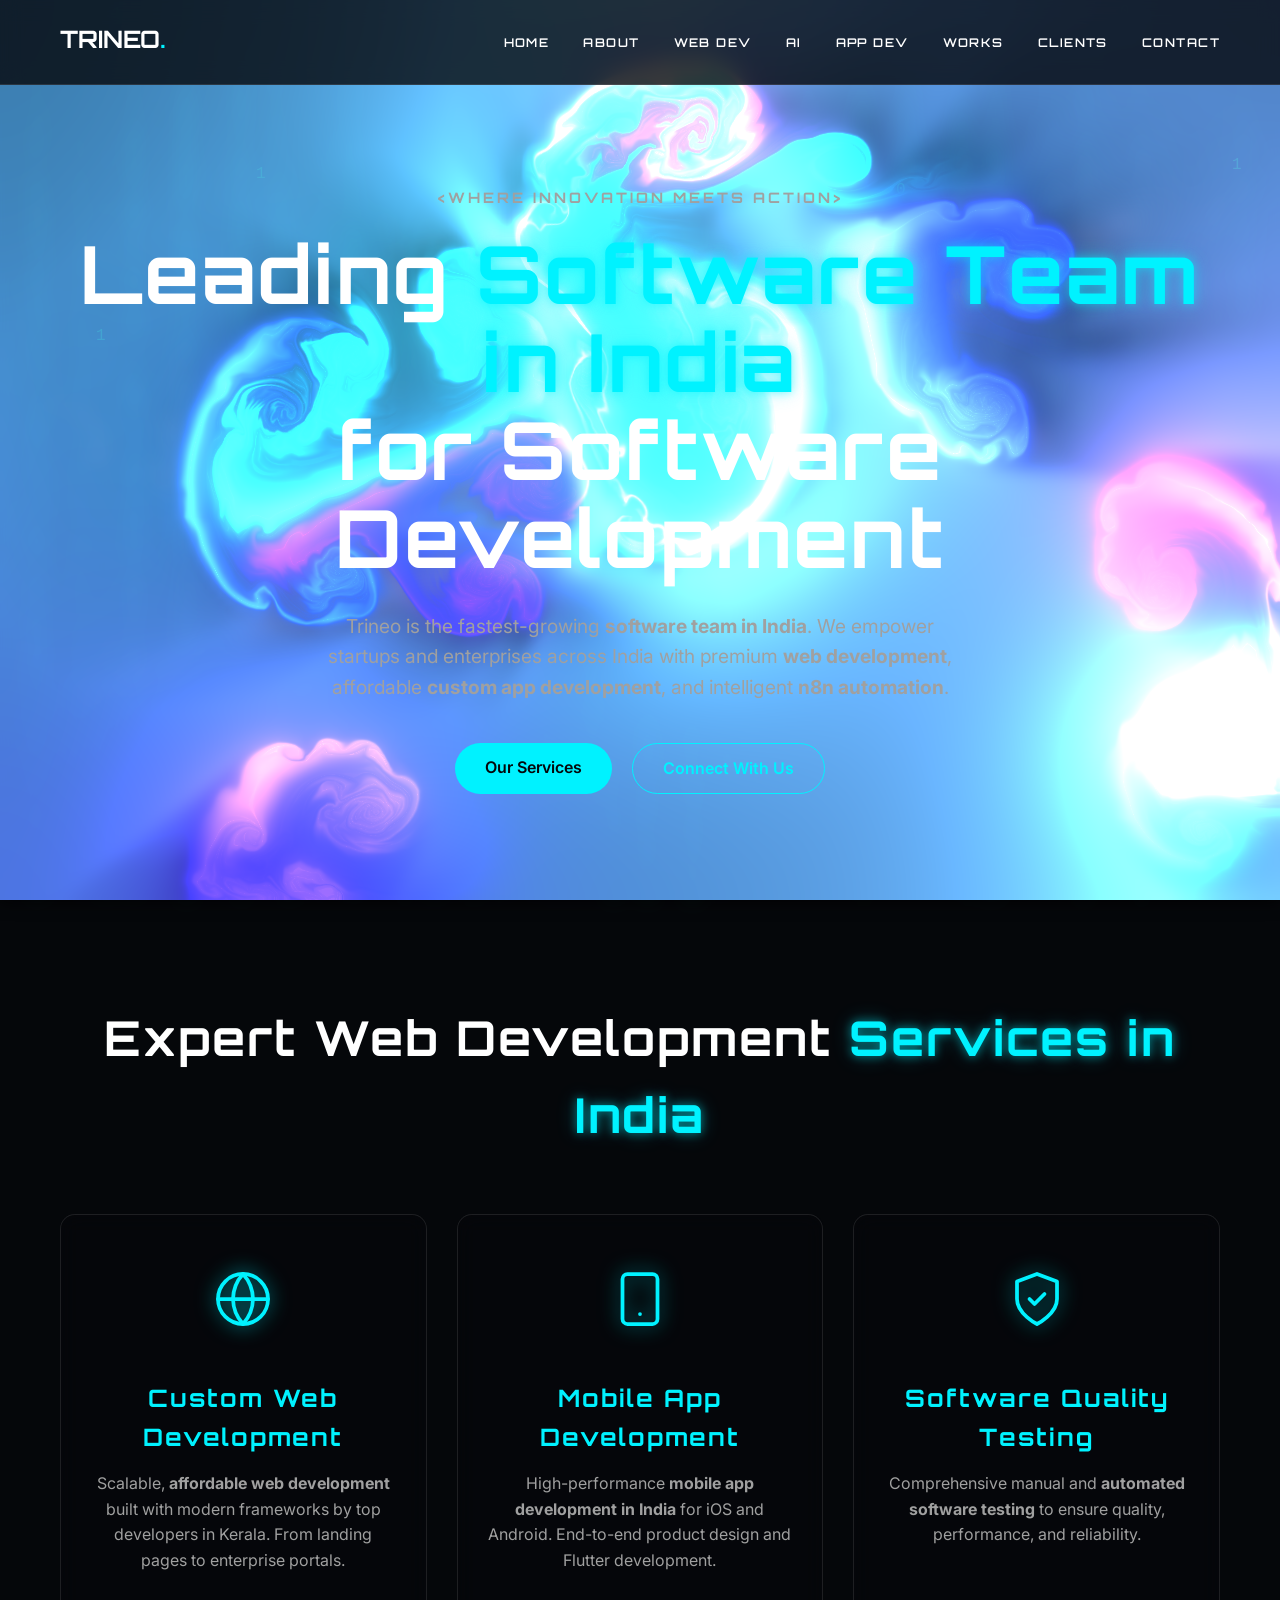
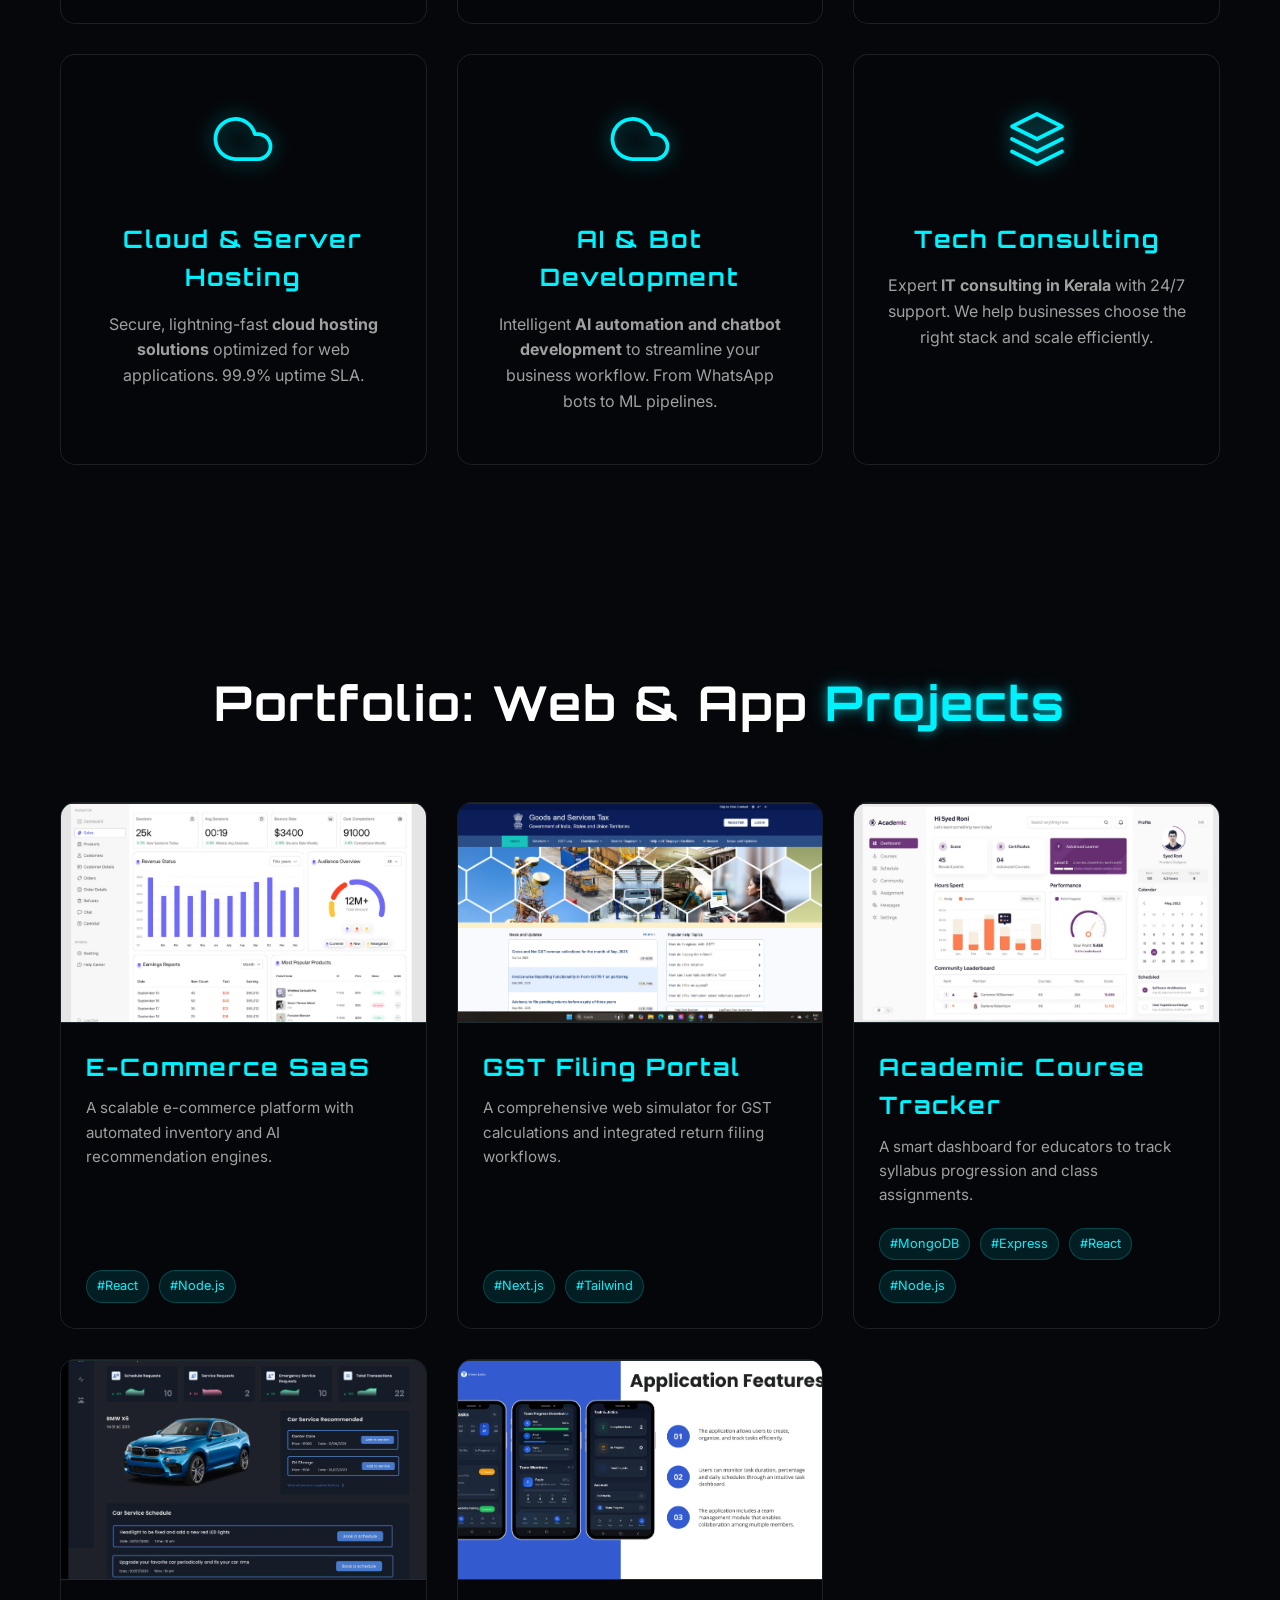
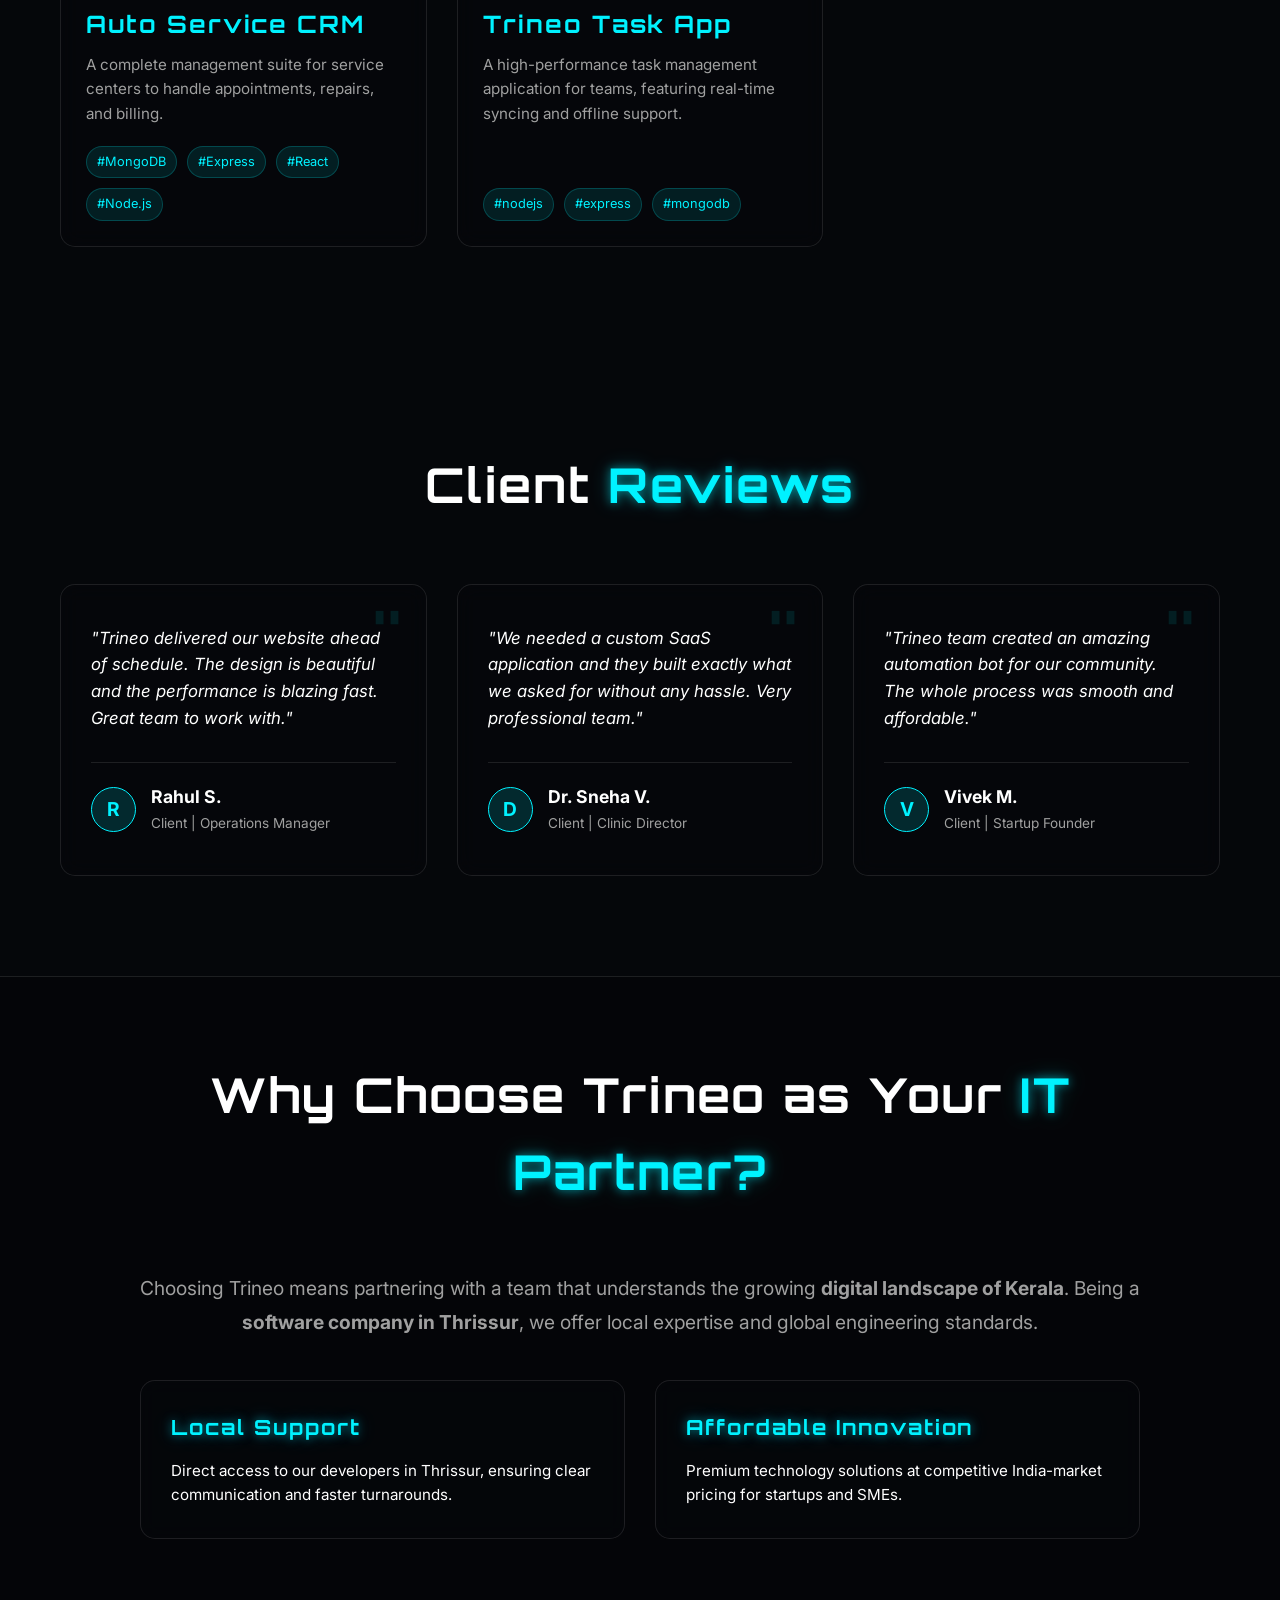
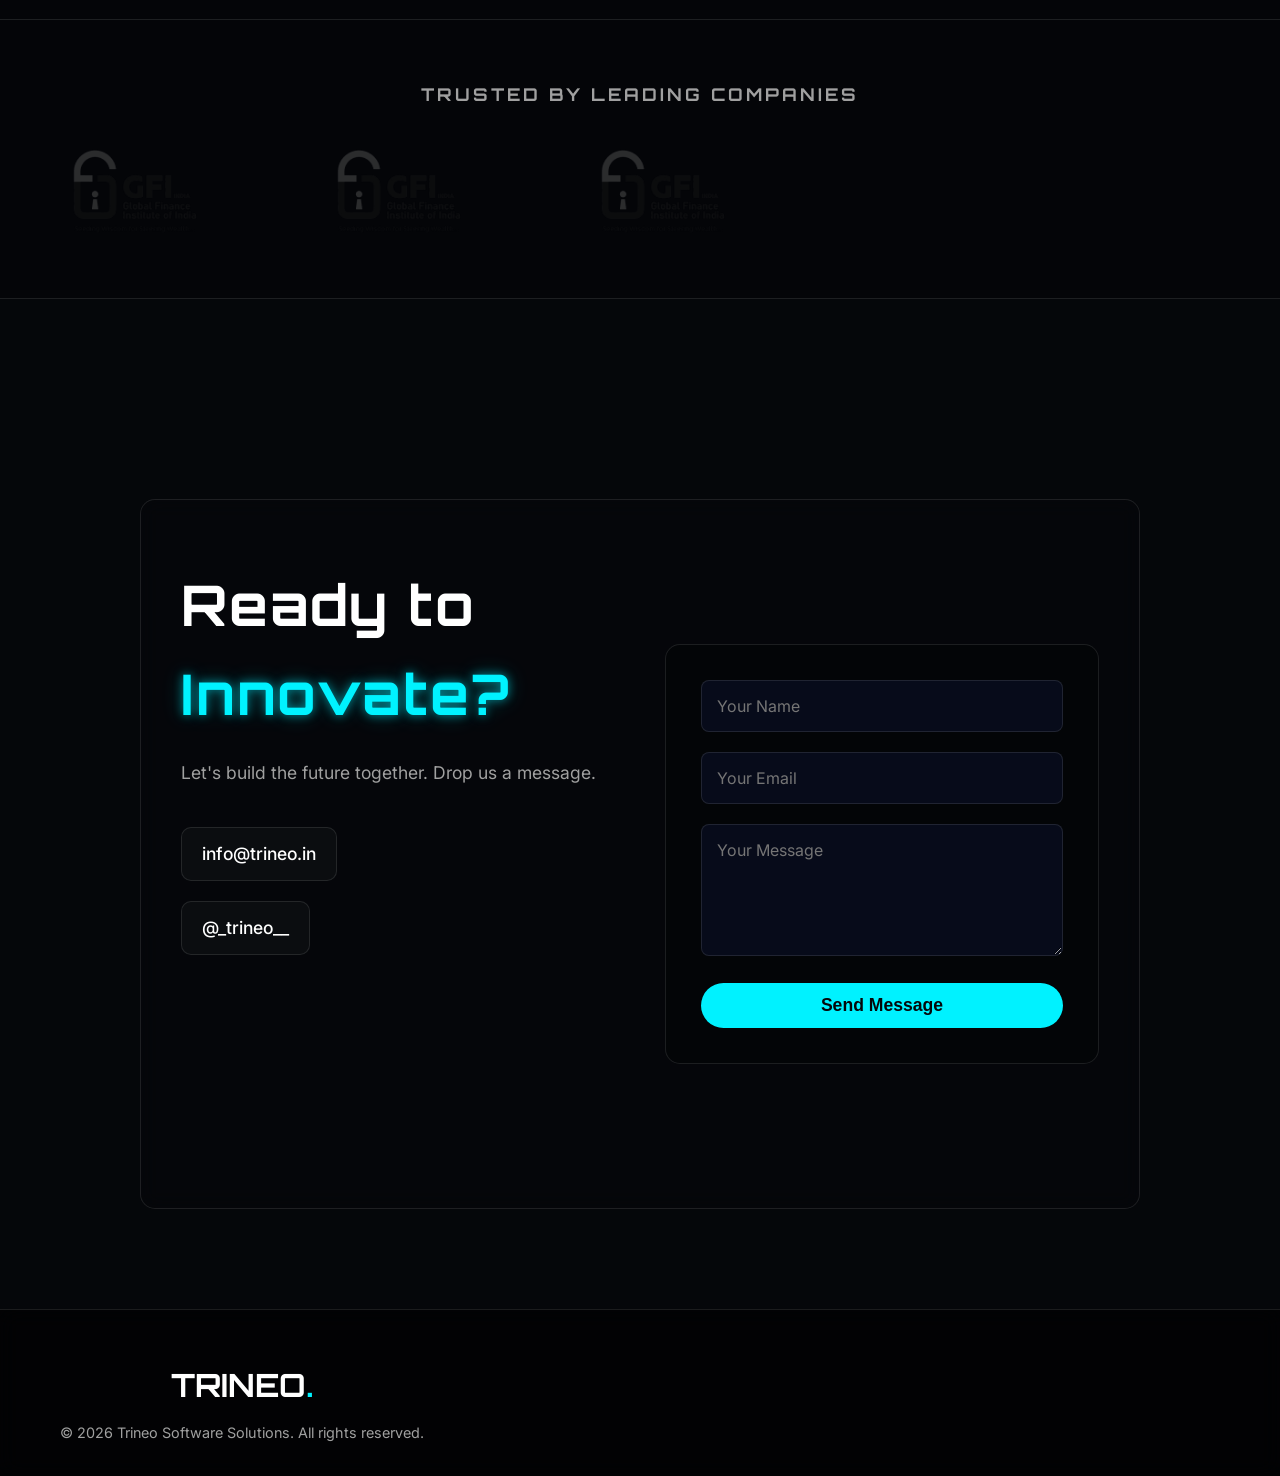
<file: index.html>
<!DOCTYPE html>
<html lang="en">

<head>
    <meta charset="UTF-8">
    <meta name="viewport" content="width=device-width, initial-scale=1.0">
    <!-- Favicon -->
    <link rel="icon" href="/favicon.png" type="image/png">
    <link rel="icon" type="image/png" href="img/trineo-official-logo.png">
    <link rel="apple-touch-icon" href="img/trineo-official-logo.png">
    <link rel="manifest" href="manifest.json">

    <!-- PWA Mobile Native Meta Tags -->
    <meta name="theme-color" content="#00f2ff">
    <meta name="mobile-web-app-capable" content="yes">
    <meta name="apple-mobile-web-app-capable" content="yes">
    <meta name="apple-mobile-web-app-status-bar-style" content="black-translucent">
    <meta name="apple-mobile-web-app-title" content="Trineo">
    <meta name="application-name" content="Trineo">
    
    <title>Trineo | Top Software & Web Development Company in Kerala</title>
    <meta name="description" content="Trineo is Kerala's fastest-growing software company specializing in premium Web Development, SaaS products, and AI solutions. Affordable tech excellence in Thrissur, India.">
    <meta name="author" content="Anal Joseph (Founder)">
    <meta name="keywords" content="software company Kerala, web development India, best web developers Thrissur, SaaS development company India, custom AI applications, tech startup Kerala">
    <meta name="robots" content="index, follow, max-snippet:-1, max-image-preview:large, max-video-preview:-1">
    <link rel="canonical" href="https://trineo.in/">
    
    <!-- Open Graph Tags -->
    <meta property="og:locale" content="en_IN">
    <meta property="og:title" content="Trineo | Web Development Company in Kerala">
    <meta property="og:description" content="Top software & web development company in Kerala.">
    <meta property="og:url" content="https://trineo.in/">
    <meta property="og:site_name" content="Trineo Software Solutions">
    <meta property="og:type" content="website">
    <meta property="og:image" content="https://trineo.in/img/trineo-official-logo.png">
    
    <!-- Twitter Cards -->
    <meta name="twitter:card" content="summary_large_image">
    <meta name="twitter:title" content="Top Software & Web Development Company in Kerala | Trineo">
    <meta name="twitter:description" content="Premium web development and custom SaaS development solutions delivered by top Indian developers.">
    <meta name="twitter:image" content="https://trineo.in/img/trineo-official-logo.png">
    <meta name="twitter:site" content="@_trineo__">

    <!-- Performance: Preconnect -->
    <link rel="preconnect" href="https://fonts.googleapis.com">
    <link rel="preconnect" href="https://fonts.gstatic.com" crossorigin>

    <link rel="stylesheet" href="style.css">
    <!-- Google Fonts -->
    <link href="https://fonts.googleapis.com/css2?family=Inter:wght@400;600&family=Orbitron:wght@400;700&family=Space+Grotesk:wght@300;500&display=swap" rel="stylesheet">

    <!-- Enterprise-grade Schema.org Structured Data -->
    <script type="application/ld+json">
    [
      {
        "@context": "https://schema.org",
        "@type": "Organization",
        "name": "Trineo Software Solutions",
        "legalName": "Trineo Software Solutions Kerala",
        "url": "https://trineo.in/",
        "logo": "https://trineo.in/favicon.png",
        "image": "https://trineo.in/img/trineo-official-logo.png",
        "contactPoint": {
          "@type": "ContactPoint",
          "email": "info@trineo.in",
          "contactType": "customer service"
        },
        "sameAs": [
          "https://www.instagram.com/_trineo__"
        ],
        "founder": [
          {
            "@type": "Person",
            "name": "Anal Joseph",
            "jobTitle": "Founder & Lead Developer"
          },
          {
            "@type": "Person",
            "name": "Noel",
            "jobTitle": "Co-founder & Marketing"
          },
          {
            "@type": "Person",
            "name": "Fayiz",
            "jobTitle": "Co-founder & System Analyst"
          }
        ]
      },
      {
        "@context": "https://schema.org",
        "@type": "LocalBusiness",
        "name": "Trineo Software Company Kerala",
        "image": "https://trineo.in/bg.png",
        "@id": "https://trineo.in/#localbusiness",
        "url": "https://trineo.in/",
        "telephone": "+91XXXXXXXXXX",
        "priceRange": "$$",
        "address": {
          "@type": "PostalAddress",
          "streetAddress": "Thrissur",
          "addressLocality": "Thrissur",
          "addressRegion": "Kerala",
          "postalCode": "680001",
          "addressCountry": "IN"
        },
        "geo": {
          "@type": "GeoCoordinates",
          "latitude": 10.5276,
          "longitude": 76.2144
        },
        "openingHoursSpecification": {
          "@type": "OpeningHoursSpecification",
          "dayOfWeek": [
            "Monday",
            "Tuesday",
            "Wednesday",
            "Thursday",
            "Friday",
            "Saturday"
          ],
          "opens": "09:00",
          "closes": "21:00"
        }
      },
      {
        "@context": "https://schema.org",
        "@type": "WebSite",
        "url": "https://trineo.in/",
        "name": "Trineo",
        "description": "Leading web development and software company Kerala providing affordable web development India."
      },
      {
        "@context": "https://schema.org",
        "@type": "FAQPage",
        "mainEntity": [
          {
            "@type": "Question",
            "name": "What services does Trineo provide?",
            "acceptedAnswer": {
              "@type": "Answer",
              "text": "Trineo specializes in Web Development, Custom SaaS App Development, AI/Bot Development, and Software Testing from our base in Kerala, India."
            }
          },
          {
            "@type": "Question",
            "name": "Is Trineo an affordable software company?",
            "acceptedAnswer": {
              "@type": "Answer",
              "text": "Yes, we provide premium-quality yet affordable web development and tech solutions tailored for startups and enterprises worldwide."
            }
          }
        ]
      }
    ]
    </script>
</head>

<body>
    <div id="bg-image"></div>
    <canvas id="matrix-canvas"></canvas>
    <canvas id="bg-canvas"></canvas>

    <header>
        <nav class="container">
            <a href="index.html" class="logo" style="text-decoration:none">trineo<span>.</span></a>
            <div class="nav-links">
                <a href="index.html" class="active">Home</a>
                <a href="about/index.html">About</a>
                <a href="services/web-development/index.html">Web Dev</a>
                <a href="services/ai-automation/index.html">AI</a>
                <a href="services/app-development/index.html">App Dev</a>
                <a href="projects/index.html">Works</a>
                <a href="clients/index.html">Clients</a>
                <a href="contact/index.html">Contact</a>
            </div>
            <div class="menu-toggle">
                <span></span>
                <span></span>
                <span></span>
            </div>
        </nav>
        <div class="mobile-menu">
            <a href="index.html">Home</a>
            <a href="about/index.html">About</a>
            <a href="services/web-development/index.html">Web Dev</a>
            <a href="services/ai-automation/index.html">AI</a>
            <a href="services/app-development/index.html">App Dev</a>
            <a href="projects/index.html">Works</a>
            <a href="clients/index.html">Clients</a>
            <a href="contact/index.html">Contact</a>
        </div>
    </header>

    <main>
        <section id="home" class="hero">
            <div class="container hero-content">
                <h2 class="tagline">&lt;Where Innovation Meets Action&gt;</h2>
                <h1 class="main-title">Leading <span class="neon-text">Software Team in India</span> <br>for Software Development</h1>
                <p class="hero-desc">Trineo is the fastest-growing <strong>software team in India</strong>. We empower startups and enterprises across India with premium <strong>web development</strong>, affordable <strong>custom app development</strong>, and intelligent <strong>n8n automation</strong>.</p>
                <div class="hero-btns">
                    <a href="#services" class="btn btn-primary" aria-label="Explore Trineo's Web Development Services">Our Services</a>
                    <a href="contact/index.html" class="btn btn-outline" aria-label="Contact Trineo Software Company">Connect With Us</a>
                </div>
            </div>
        </section>

        <section id="services" class="services">
            <div class="container">
                <h2 class="section-title">Expert Web Development <span class="neon-text">Services in India</span></h2>
                <div class="services-grid">
                    <div class="service-card glass-card">
                        <div class="service-icon">
                            <svg width="60" height="60" viewBox="0 0 24 24" fill="none" stroke="var(--primary-color)" stroke-width="1.5" stroke-linecap="round" stroke-linejoin="round" style="filter: drop-shadow(0px 0px 10px rgba(0,242,255,0.6));"><circle cx="12" cy="12" r="10"></circle><line x1="2" y1="12" x2="22" y2="12"></line><path d="M12 2a15.3 15.3 0 0 1 4 10 15.3 15.3 0 0 1-4 10 15.3 15.3 0 0 1-4-10 15.3 15.3 0 0 1 4-10z"></path></svg>
                        </div>
                        <h3><a href="services/web-development/index.html" style="color:inherit; text-decoration:none;">Custom Web Development</a></h3>
                        <p>Scalable, <strong>affordable web development</strong> built with modern frameworks by top developers in Kerala. From landing pages to enterprise portals.</p>
                    </div>
                    <div class="service-card glass-card">
                        <div class="service-icon">
                            <svg width="60" height="60" viewBox="0 0 24 24" fill="none" stroke="var(--primary-color)" stroke-width="1.5" stroke-linecap="round" stroke-linejoin="round" style="filter: drop-shadow(0px 0px 10px rgba(0,242,255,0.6));"><rect x="5" y="2" width="14" height="20" rx="2" ry="2"></rect><line x1="12" y1="18" x2="12.01" y2="18"></line></svg>
                        </div>
                        <h3><a href="services/app-development/index.html" style="color:inherit; text-decoration:none;">Mobile App Development</a></h3>
                        <p>High-performance <strong>mobile app development in India</strong> for iOS and Android. End-to-end product design and Flutter development.</p>
                    </div>
                    <div class="service-card glass-card">
                        <div class="service-icon">
                            <svg width="60" height="60" viewBox="0 0 24 24" fill="none" stroke="var(--primary-color)" stroke-width="1.5" stroke-linecap="round" stroke-linejoin="round" style="filter: drop-shadow(0px 0px 10px rgba(0,242,255,0.6));"><path d="M12 22s8-4 8-10V5l-8-3-8 3v7c0 6 8 10 8 10z"></path><path d="M9 12l2 2 4-4"></path></svg>
                        </div>
                        <h3>Software Quality Testing</h3>
                        <p>Comprehensive manual and <strong>automated software testing</strong> to ensure quality, performance, and reliability.</p>
                    </div>
                    <div class="service-card glass-card">
                        <div class="service-icon">
                            <svg width="60" height="60" viewBox="0 0 24 24" fill="none" stroke="var(--primary-color)" stroke-width="1.5" stroke-linecap="round" stroke-linejoin="round" style="filter: drop-shadow(0px 0px 10px rgba(0,242,255,0.6));"><path d="M18 10h-1.26A8 8 0 1 0 9 20h9a5 5 0 0 0 0-10z"></path></svg>
                        </div>
                        <h3>Cloud & Server Hosting</h3>
                        <p>Secure, lightning-fast <strong>cloud hosting solutions</strong> optimized for web applications. 99.9% uptime SLA.</p>
                    </div>
                    <div class="service-card glass-card">
                        <div class="service-icon">
                            <svg width="60" height="60" viewBox="0 0 24 24" fill="none" stroke="var(--primary-color)" stroke-width="1.5" stroke-linecap="round" stroke-linejoin="round" style="filter: drop-shadow(0px 0px 10px rgba(0,242,255,0.6));"><path d="M18 10h-1.26A8 8 0 1 0 9 20h9a5 5 0 0 0 0-10z"></path></svg>
                        </div>
                        <h3><a href="services/ai-automation/index.html" style="color:inherit; text-decoration:none;">AI & Bot Development</a></h3>
                        <p>Intelligent <strong>AI automation and chatbot development</strong> to streamline your business workflow. From WhatsApp bots to ML pipelines.</p>
                    </div>
                    <div class="service-card glass-card">
                        <div class="service-icon">
                            <svg width="60" height="60" viewBox="0 0 24 24" fill="none" stroke="var(--primary-color)" stroke-width="1.5" stroke-linecap="round" stroke-linejoin="round" style="filter: drop-shadow(0px 0px 10px rgba(0,242,255,0.6));"><polygon points="12 2 2 7 12 12 22 7 12 2"></polygon><polyline points="2 12 12 17 22 12"></polyline><polyline points="2 17 12 22 22 17"></polyline></svg>
                        </div>
                        <h3>Tech Consulting</h3>
                        <p>Expert <strong>IT consulting in Kerala</strong> with 24/7 support. We help businesses choose the right stack and scale efficiently.</p>
                    </div>
                </div>
            </div>
        </section>

        <section id="projects" class="projects">
            <div class="container">
                <h2 class="section-title">Portfolio: Web & App <span class="neon-text">Projects </span></h2>
                <div class="projects-grid">
                    <div class="project-card glass-card">
                        <div class="project-image">
                            <img src="img/ecommerce-saas-dashboard-trineo.png" alt="E-Commerce SaaS Dashboard Trineo - Automated Inventory Platform" loading="lazy">
                        </div>
                        <div class="project-content">
                            <h3>E-Commerce SaaS</h3>
                            <p>A scalable e-commerce platform with automated inventory and AI recommendation engines.</p>
                            <div class="tech-stack"><span>#React</span><span>#Node.js</span></div>
                        </div>
                    </div>
                    <div class="project-card glass-card">
                        <div class="project-image">
                            <img src="img/gst-filing-portal-ui-india.png" alt="GST Filing Portal UI India - Tax Calculator and Return Filing Suite" loading="lazy">
                        </div>
                        <div class="project-content">
                            <h3>GST Filing Portal</h3>
                            <p>A comprehensive web simulator for GST calculations and integrated return filing workflows.</p>
                            <div class="tech-stack"><span>#Next.js</span><span>#Tailwind</span></div>
                        </div>
                    </div>
                    <div class="project-card glass-card">
                        <div class="project-image">
                            <img src="img/academic.png" alt="Academic Course Tracker Dashboard - Education Syllabus Management" loading="lazy">
                        </div>
                        <div class="project-content">
                            <h3>Academic Course Tracker</h3>
                            <p>A smart dashboard for educators to track syllabus progression and class assignments.</p>
                            <div class="tech-stack"><span>#MongoDB</span><span>#Express</span><span>#React</span><span>#Node.js</span></div>
                        </div>
                    </div>
                    <div class="project-card glass-card">
                        <div class="project-image">
                            <img src="img/crm car.png" alt="Auto Service CRM Dashboard - Workshop Management System" loading="lazy">
                        </div>
                        <div class="project-content">
                            <h3>Auto Service CRM</h3>
                            <p>A complete management suite for service centers to handle appointments, repairs, and billing.</p>
                            <div class="tech-stack"><span>#MongoDB</span><span>#Express</span><span>#React</span><span>#Node.js</span></div>
                        </div>
                    </div>
                    <div class="project-card glass-card">
                        <div class="project-image">
                            <div class="slider-container">
                                <img src="img/task-manager-app-kanban-1.png" alt="Task Manager App Kanban Dashboard - Trineo Productivity Tool" class="slide-img active">
                                <img src="img/task-manager-app-kanban-2.png" alt="Task Manager App Management View" class="slide-img">
                                <img src="img/task-manager-app-kanban-3.png" alt="Task Manager App Mobile Interface" class="slide-img">
                                <img src="img/task-manager-app-kanban-4.png" alt="Task Manager App Settings Panel" class="slide-img">
                            </div>
                        </div>
                        <div class="project-content">
                            <h3>Trineo Task App</h3>
                            <p>A high-performance task management application for teams, featuring real-time syncing and offline support.</p>
                            <div class="tech-stack"><span>#nodejs</span><span>#express</span><span>#mongodb</span></div>
                        </div>
                    </div>
                </div>
            </div>
        </section>

        <section id="reviews" class="reviews">
            <div class="container">
                <h2 class="section-title">Client <span class="neon-text">Reviews</span></h2>
                <div class="reviews-grid">
                    <div class="review-card glass-card">
                        <div class="quote-icon">"</div>
                        <p class="review-text">"Trineo delivered our website ahead of schedule. The design is beautiful and the performance is blazing fast. Great team to work with."</p>
                        <div class="client-info">
                            <div class="client-avatar">R</div>
                            <div class="client-details">
                                <h4>Rahul S.</h4>
                                <p>Client | Operations Manager</p>
                            </div>
                        </div>
                    </div>
                    <div class="review-card glass-card">
                        <div class="quote-icon">"</div>
                        <p class="review-text">"We needed a custom SaaS application and they built exactly what we asked for without any hassle. Very professional team."</p>
                        <div class="client-info">
                            <div class="client-avatar">D</div>
                            <div class="client-details">
                                <h4>Dr. Sneha V.</h4>
                                <p>Client | Clinic Director</p>
                            </div>
                        </div>
                    </div>
                    <div class="review-card glass-card">
                        <div class="quote-icon">"</div>
                        <p class="review-text">"Trineo team created an amazing automation bot for our community. The whole process was smooth and affordable."</p>
                        <div class="client-info">
                            <div class="client-avatar">V</div>
                            <div class="client-details">
                                <h4>Vivek M.</h4>
                                <p>Client | Startup Founder</p>
                            </div>
                        </div>
                    </div>
                </div>
            </div>
        </section>

        <section class="home-seo" style="padding: 80px 0; border-top: 1px solid var(--glass-border); background: rgba(0,0,0,0.2);">
            <div class="container">
                <div style="text-align: center; max-width: 1000px; margin: 0 auto;">
                    <h2 class="section-title">Why Choose Trineo as Your <span class="neon-text"> IT Partner?</span></h2>
                    <p style="color: var(--text-muted); font-size: 1.2rem; line-height: 1.8; margin-bottom: 40px;">
                        Choosing Trineo means partnering with a team that understands the growing <strong>digital landscape of Kerala</strong>. Being a <strong>software company in Thrissur</strong>, we offer local expertise and global engineering standards.
                    </p>
                    <div class="services-grid">
                        <div class="glass-card" style="padding: 30px; text-align: left;">
                            <h3 class="neon-text" style="font-size: 1.3rem; margin-bottom: 15px;">Local Support</h3>
                            <p style="font-size: 0.95rem;">Direct access to our developers in Thrissur, ensuring clear communication and faster turnarounds.</p>
                        </div>
                        <div class="glass-card" style="padding: 30px; text-align: left;">
                            <h3 class="neon-text" style="font-size: 1.3rem; margin-bottom: 15px;">Affordable Innovation</h3>
                            <p style="font-size: 0.95rem;">Premium technology solutions at competitive India-market pricing for startups and SMEs.</p>
                        </div>
                    </div>
                </div>
            </div>
        </section>

        <section class="logo-marquee">
            <h3 class="marquee-title">Trusted By Leading Companies</h3>
            <div class="marquee-container">
                <div class="marquee-track">
                    <img src="img/trineo-client-logo-placeholder.png" class="marquee-logo" alt="ScaleCart E-Commerce Logo" width="150" height="60">
                    <img src="img/trineo-client-logo-placeholder.png" class="marquee-logo" alt="MedPulse Clinics Logo" width="150" height="60">
                    <img src="img/trineo-client-logo-placeholder.png" class="marquee-logo" alt="EduTrack Academy Logo" width="150" height="60">
                    <img src="img/trineo-client-logo-placeholder.png" class="marquee-logo" alt="TechFlow Solutions Logo" width="150" height="60">
                    <!-- Duplicate Set for continuous loop -->
                    <img src="img/trineo-client-logo-placeholder.png" class="marquee-logo" alt="ScaleCart Partner" width="150" height="60">
                    <img src="img/trineo-client-logo-placeholder.png" class="marquee-logo" alt="MedPulse Partner" width="150" height="60">
                </div>
            </div>
        </section>

        <section id="contact" class="contact" style="padding: 100px 0;">
            <div class="container">
                <div class="contact-card glass-card">
                    <div class="contact-content-wrapper">
                        <div class="contact-text">
                            <h2>Ready to <span class="neon-text">Innovate?</span></h2>
                            <p>Let's build the future together. Drop us a message.</p>
                            <div class="contact-info">
                                <a href="mailto:info@trineo.in" class="contact-item">info@trineo.in</a>
                                <a href="https://www.instagram.com/_trineo__" target="_blank" class="contact-item">@_trineo__</a>
                                <div class="map-embed" style="margin-top:15px; border-radius:10px; overflow:hidden;">
                                    <iframe src="https://maps.google.com/maps?q=Thrissur,%20Kerala&t=&z=13&ie=UTF8&iwloc=&output=embed" width="100%" height="150" style="border:0;" allowfullscreen="" loading="lazy"></iframe>
                                </div>
                            </div>
                        </div>
                        <div class="contact-form">
                            <form action="https://formspree.io/f/xgopbbvk" method="POST">
                                <div class="form-group">
                                    <input type="text" name="name" placeholder="Your Name" required>
                                </div>
                                <div class="form-group">
                                    <input type="email" name="email" placeholder="Your Email" required>
                                </div>
                                <div class="form-group">
                                    <textarea name="message" placeholder="Your Message" rows="5" required></textarea>
                                </div>
                                <button type="submit" class="btn btn-primary" style="width:100%">Send Message</button>
                            </form>
                        </div>
                    </div>
                </div>
            </div>
        </section>
    </main>

    <footer class="footer">
        <div class="container footer-content">
            <div class="footer-info">
                <div class="logo">trineo<span>.</span></div>
                <p>&copy; 2026 Trineo Software Solutions. All rights reserved.</p>
            </div>
        </div>
    </footer>

    <script src="script.js" defer></script>

    <!-- PWA Service Worker Registration -->
    <script>
      if ('serviceWorker' in navigator) {
        window.addEventListener('load', () => {
          navigator.serviceWorker.register('/sw.js')
            .then(reg => console.log('Trineo SW registered:', reg.scope))
            .catch(err => console.log('SW error:', err));
        });
      }
    </script>
</body>

</html>
</file>
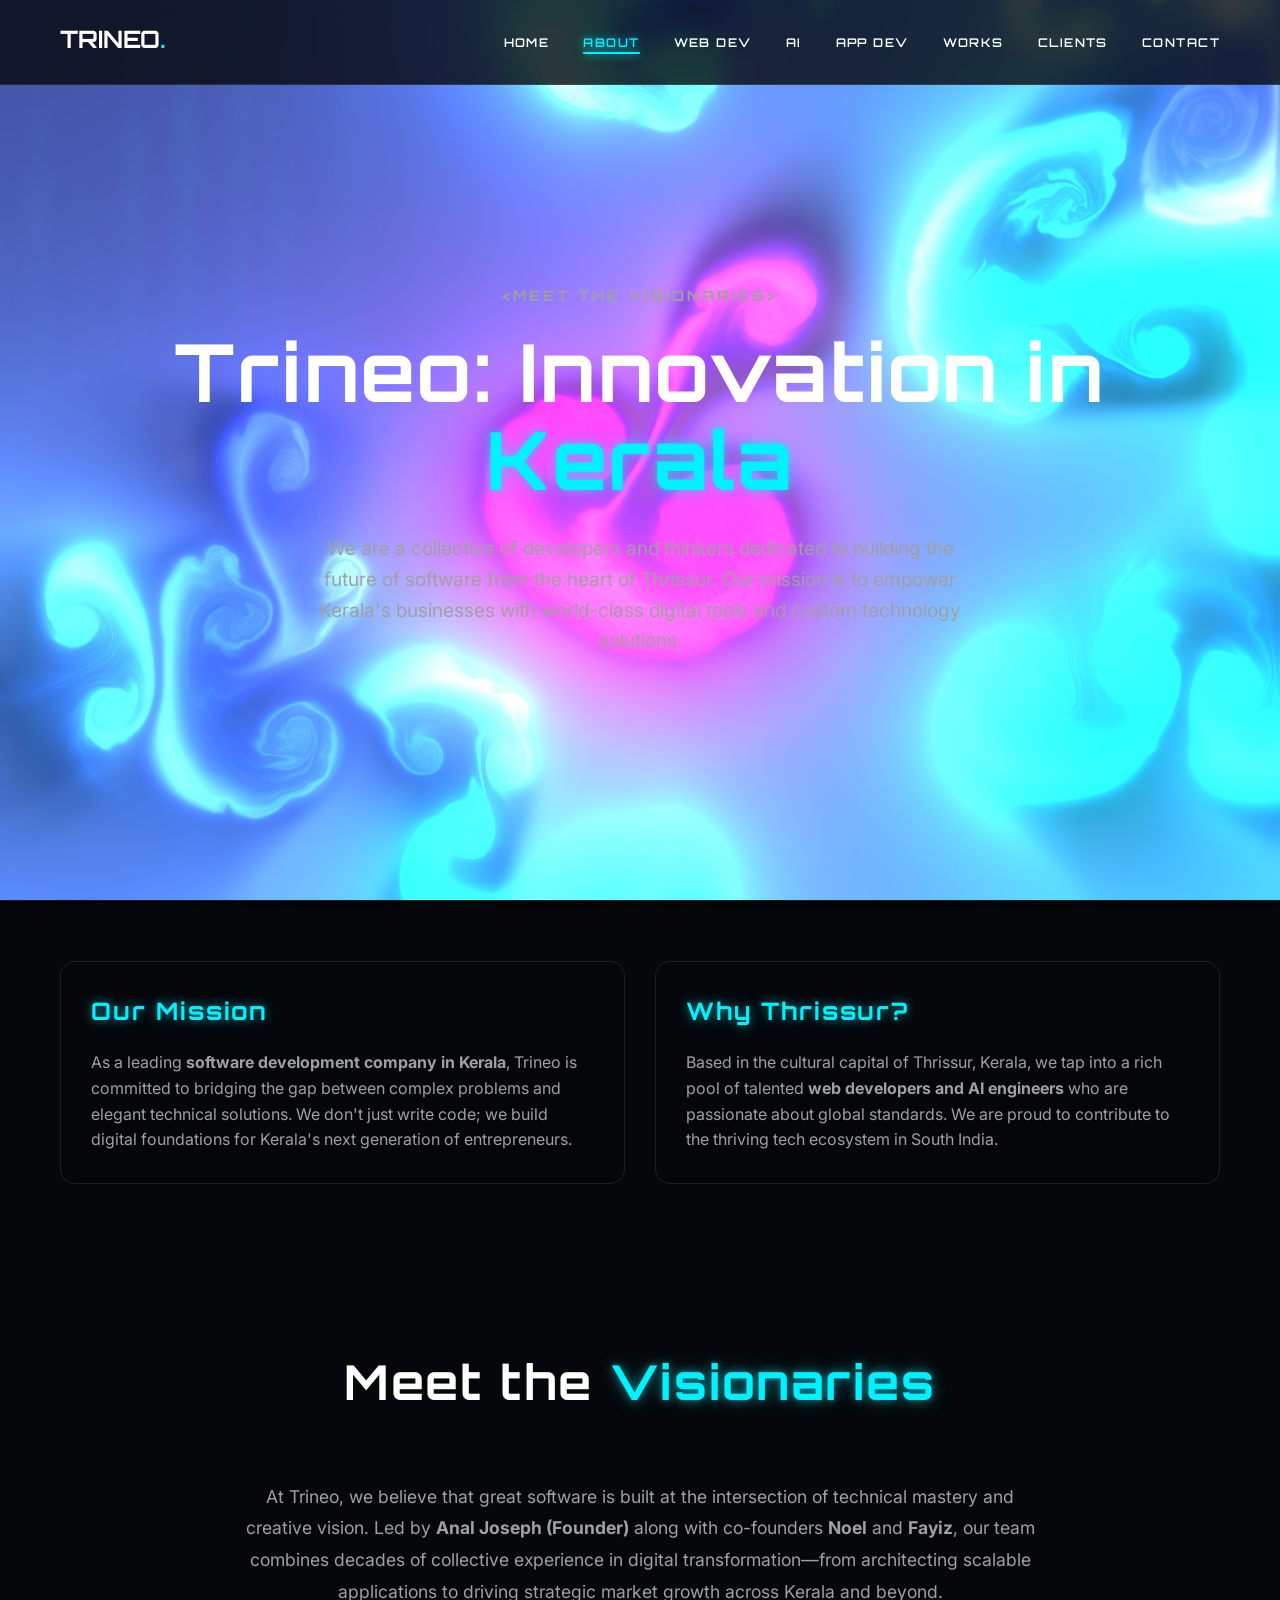
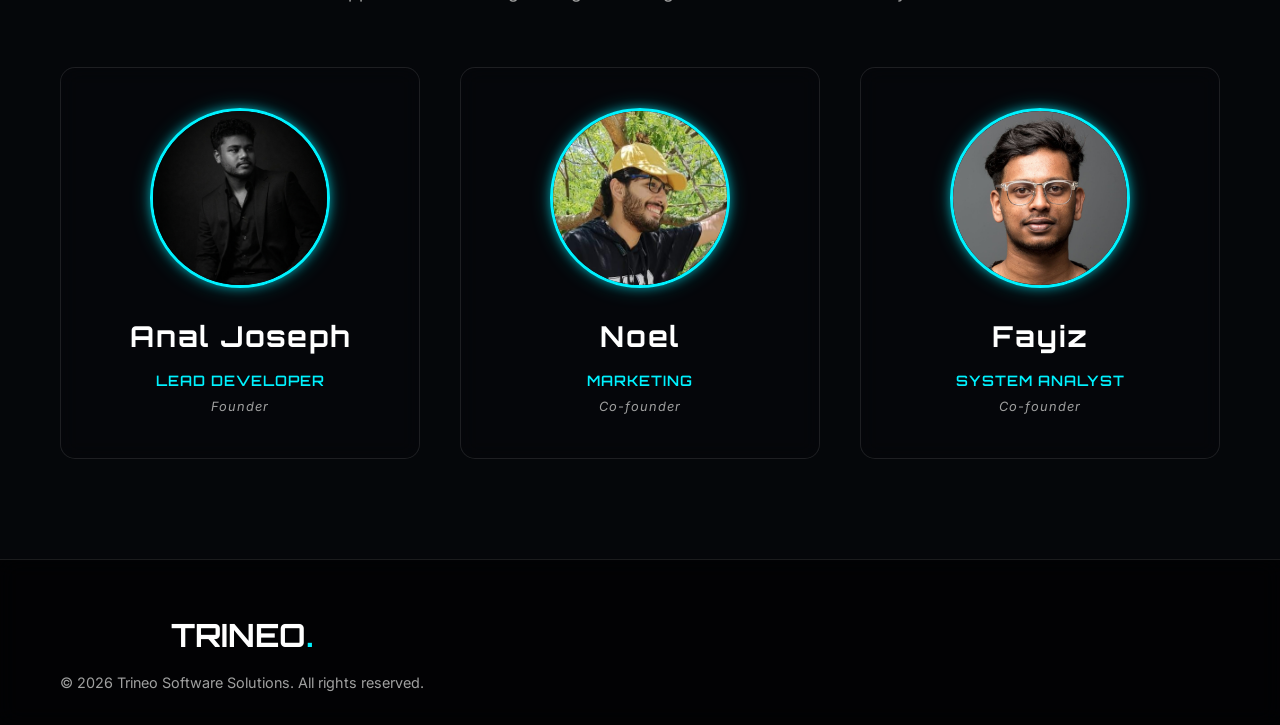
<file: about/index.html>
<!DOCTYPE html>
<html lang="en">
<head>
    <meta charset="UTF-8">
    <meta name="viewport" content="width=device-width, initial-scale=1.0">
    <link rel="icon" type="image/png" href="../img/trineo-official-logo.png">
    <title>About Trineo | Leading Software & Tech Team Kerala India</title>
    <meta name="description" content="Meet the team at Trineo. We are Kerala's rising tech startup helping businesses across India scale with custom software, AI, and SaaS solutions.">
    <meta name="author" content="Anal Joseph (Founder)">
    <meta name="keywords" content="Trineo Software Team, Tech founders Kerala, Software engineers Thrissur">
    <link rel="canonical" href="https://trineo.in/about">
    
    <!-- Open Graph Tags -->
    <meta property="og:locale" content="en_IN">
    <meta property="og:title" content="Trineo | Web Development Company in Kerala">
    <meta property="og:description" content="Top software & web development company in Kerala. Meet the team.">
    <meta property="og:url" content="https://trineo.in/about">
    <meta property="og:image" content="https://trineo.in/img/trineo-official-logo.png">
    <meta property="og:type" content="website">
    
    <link rel="stylesheet" href="../style.css">
    <link href="https://fonts.googleapis.com/css2?family=Inter:wght@400;600&family=Orbitron:wght@400;700&family=Space+Grotesk:wght@300;500&display=swap" rel="stylesheet">

    <!-- Breadcrumb Schema -->
    <script type="application/ld+json">
    {
      "@context": "https://schema.org",
      "@type": "BreadcrumbList",
      "itemListElement": [{
        "@type": "ListItem",
        "position": 1,
        "name": "Home",
        "item": "https://trineo.in/"
      },{
        "@type": "ListItem",
        "position": 2,
        "name": "About",
        "item": "https://trineo.in/about"
      }]
    },
    {
      "@context": "https://schema.org",
      "@type": "Person",
      "name": "Anal Joseph",
      "jobTitle": "Founder & Lead Developer",
      "worksFor": {
        "@type": "Organization",
        "name": "Trineo Software Solutions",
        "url": "https://trineo.in/"
      },
      "image": "https://trineo.in/img/anal-founder-trineo.png"
    },
    {
      "@context": "https://schema.org",
      "@type": "Person",
      "name": "Noel",
      "jobTitle": "Co-founder & Marketing",
      "worksFor": {
        "@type": "Organization",
        "name": "Trineo Software Solutions",
        "url": "https://trineo.in/"
      },
      "image": "https://trineo.in/img/noel-co-founder-trineo.png"
    },
    {
      "@context": "https://schema.org",
      "@type": "Person",
      "name": "Fayiz",
      "jobTitle": "Co-founder & System Analyst",
      "worksFor": {
        "@type": "Organization",
        "name": "Trineo Software Solutions",
        "url": "https://trineo.in/"
      },
      "image": "https://trineo.in/img/fayiz-co-founder-trineo.png"
    }
    </script>
</head>
<body>
    <canvas id="matrix-canvas"></canvas>
    <canvas id="bg-canvas"></canvas>
    <div id="bg-image"></div>
    <header>
        <nav class="container">
            <a href="../index.html" class="logo" style="text-decoration:none">trineo<span>.</span></a>
            <div class="nav-links">
                <a href="../index.html">Home</a>
                <a href="../about/index.html" class="active">About</a>
                <a href="../services/web-development/index.html">Web Dev</a>
                <a href="../services/ai-automation/index.html">AI</a>
                <a href="../services/app-development/index.html">App Dev</a>
                <a href="../projects/index.html">Works</a>
                <a href="../clients/index.html">Clients</a>
                <a href="../contact/index.html">Contact</a>
            </div>
            <div class="menu-toggle">
                <span></span>
                <span></span>
                <span></span>
            </div>
        </nav>
        <div class="mobile-menu">
            <a href="../index.html">Home</a>
            <a href="../about/index.html">About</a>
            <a href="../services/web-development/index.html">Web Dev</a>
            <a href="../services/ai-automation/index.html">AI</a>
            <a href="../services/app-development/index.html">App Dev</a>
            <a href="../projects/index.html">Works</a>
            <a href="../clients/index.html">Clients</a>
            <a href="../contact/index.html">Contact</a>
        </div>
    </header>

    <main>
        <section class="hero" style="min-height: 60vh;">
            <div class="container hero-content">
                <h2 class="tagline">&lt;Meet The Visionaries&gt;</h2>
                <h1 class="main-title">Trineo: Innovation in <span class="neon-text">Kerala</span></h1>
                <p class="hero-desc">We are a collective of developers and thinkers dedicated to building the future of software from the heart of Thrissur. Our mission is to empower Kerala's businesses with world-class digital tools and custom technology solutions.</p>
            </div>
        </section>

        <section class="about-seo" style="padding: 60px 0; border-top: 1px solid var(--glass-border);">
            <div class="container">
                <div class="services-grid">
                    <div class="service-card glass-card" style="text-align: left; padding: 30px;">
                        <h2 class="neon-text" style="font-size: 1.5rem; margin-bottom: 20px;">Our Mission</h2>
                        <p style="color: var(--text-muted);">As a leading <strong>software development company in Kerala</strong>, Trineo is committed to bridging the gap between complex problems and elegant technical solutions. We don't just write code; we build digital foundations for Kerala's next generation of entrepreneurs.</p>
                    </div>
                    <div class="service-card glass-card" style="text-align: left; padding: 30px;">
                        <h2 class="neon-text" style="font-size: 1.5rem; margin-bottom: 20px;">Why Thrissur?</h2>
                        <p style="color: var(--text-muted);">Based in the cultural capital of Thrissur, Kerala, we tap into a rich pool of talented <strong>web developers and AI engineers</strong> who are passionate about global standards. We are proud to contribute to the thriving tech ecosystem in South India.</p>
                    </div>
                </div>
            </div>
        </section>

        <section class="team" style="padding: 100px 0;">
            <div class="container">
                <h2 class="section-title">Meet the <span class="neon-text">Visionaries</span></h2>
                <p style="text-align: center; max-width: 800px; margin: 0 auto 60px; color: var(--text-muted); font-size: 1.1rem; line-height: 1.8;">
                    At Trineo, we believe that great software is built at the intersection of technical mastery and creative vision. Led by <strong>Anal Joseph (Founder)</strong> along with co-founders <strong>Noel</strong> and <strong>Fayiz</strong>, our team combines decades of collective experience in digital transformation—from architecting scalable applications to driving strategic market growth across Kerala and beyond.
                </p>
                <div class="team-grid">
                    <div class="team-card glass-card" itemscope itemtype="https://schema.org/Person">
                        <div class="team-image">
                            <img src="../img/anal-founder-trineo.png" alt="Anal Joseph - Founder & Lead Developer Trineo" itemprop="image" loading="lazy" width="180" height="180">
                        </div>
                        <h3 itemprop="name">Anal Joseph</h3>
                        <p class="team-role" itemprop="jobTitle">Lead Developer</p>
                        <p class="team-subtitle">Founder</p>
                        <meta itemprop="worksFor" content="Trineo Software Solutions">
                    </div>
                    <div class="team-card glass-card" itemscope itemtype="https://schema.org/Person">
                        <div class="team-image">
                            <img src="../img/noel-co-founder-trineo.png" alt="Noel - Co-founder & Marketing Trineo" itemprop="image" loading="lazy" width="180" height="180">
                        </div>
                        <h3 itemprop="name">Noel</h3>
                        <p class="team-role" itemprop="jobTitle">Marketing</p>
                        <p class="team-subtitle">Co-founder</p>
                        <meta itemprop="worksFor" content="Trineo Software Solutions">
                    </div>
                    <div class="team-card glass-card" itemscope itemtype="https://schema.org/Person">
                        <div class="team-image">
                            <img src="../img/fayiz-co-founder-trineo.png" alt="Fayiz - Co-founder & System Analyst Trineo" itemprop="image" loading="lazy" width="180" height="180">
                        </div>
                        <h3 itemprop="name">Fayiz</h3>
                        <p class="team-role" itemprop="jobTitle">System Analyst</p>
                        <p class="team-subtitle">Co-founder</p>
                        <meta itemprop="worksFor" content="Trineo Software Solutions">
                    </div>
                </div>
            </div>
        </section>
    </main>

    <footer class="footer">
        <div class="container footer-content">
            <div class="footer-info">
                <div class="logo">trineo<span>.</span></div>
                <p>&copy; 2026 Trineo Software Solutions. All rights reserved.</p>
            </div>
        </div>
    </footer>
    <script src="../script.js" defer></script>
</body>
</html>
</file>
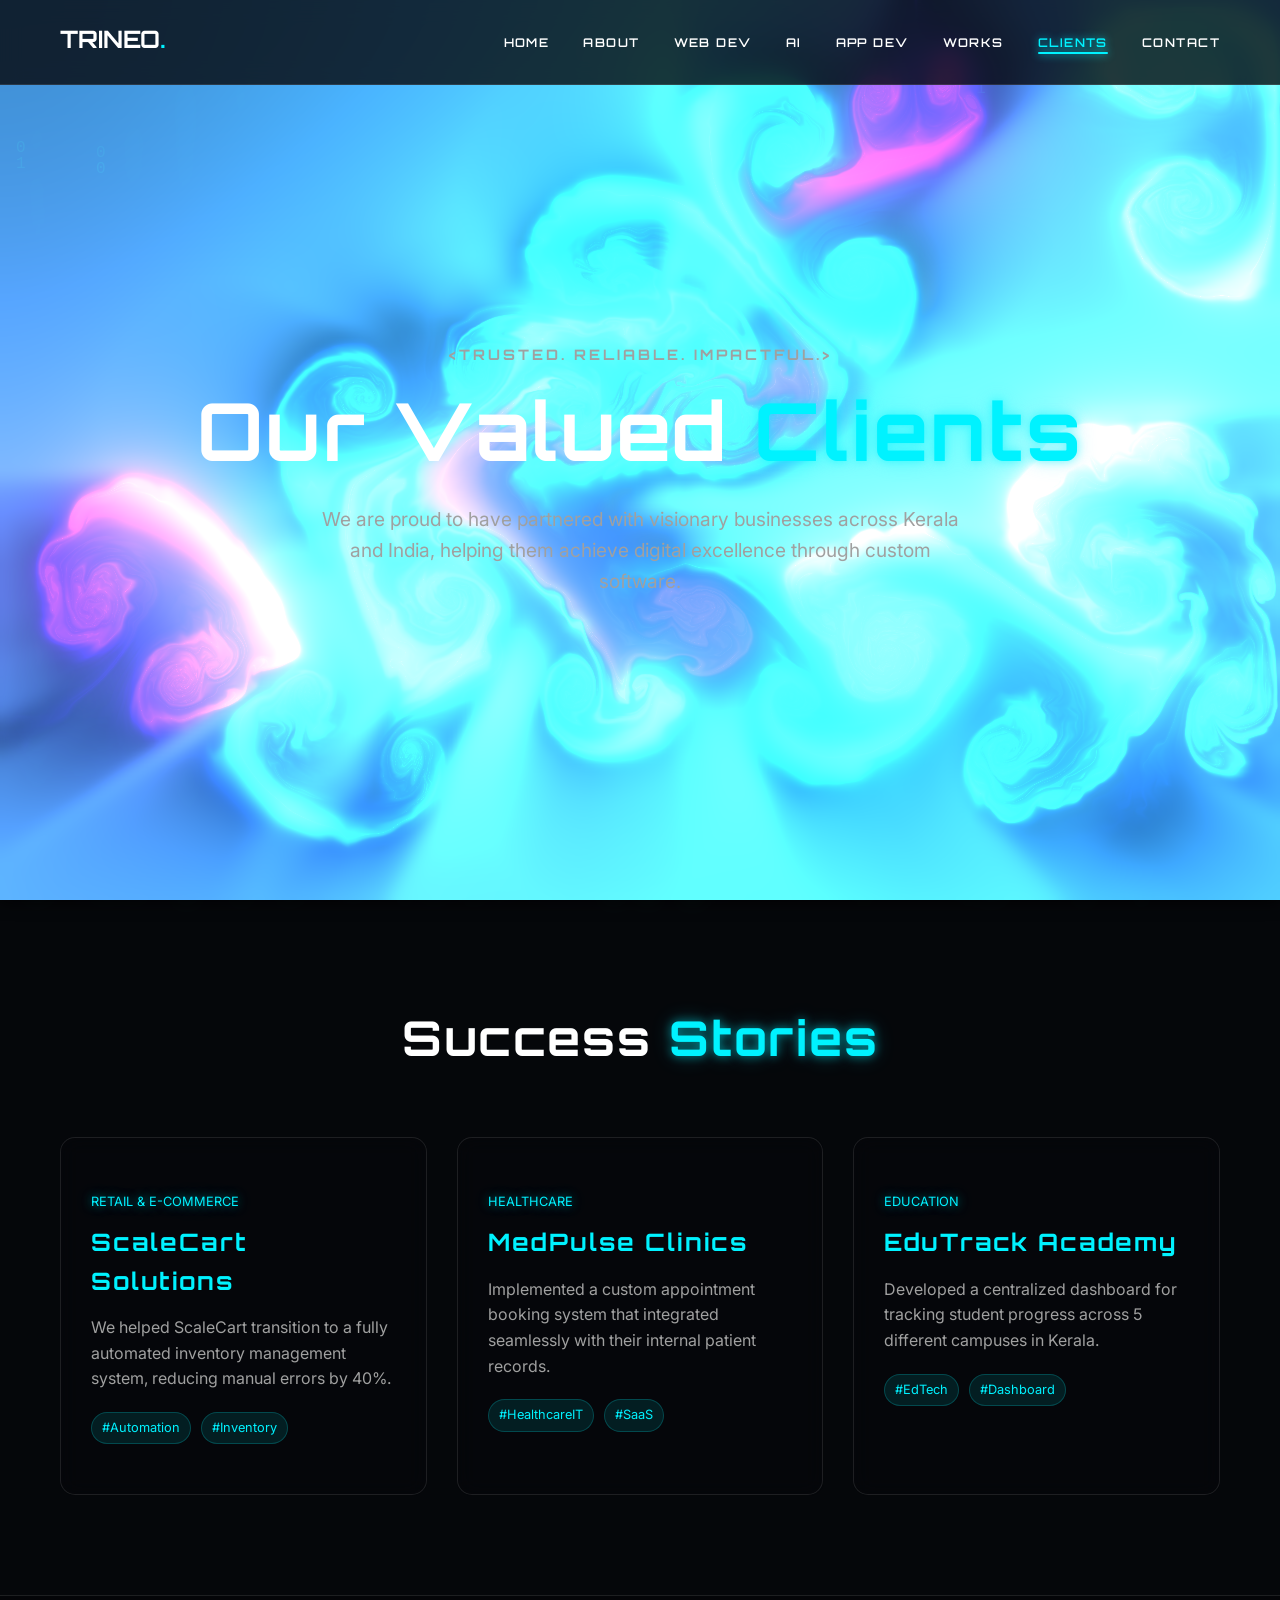
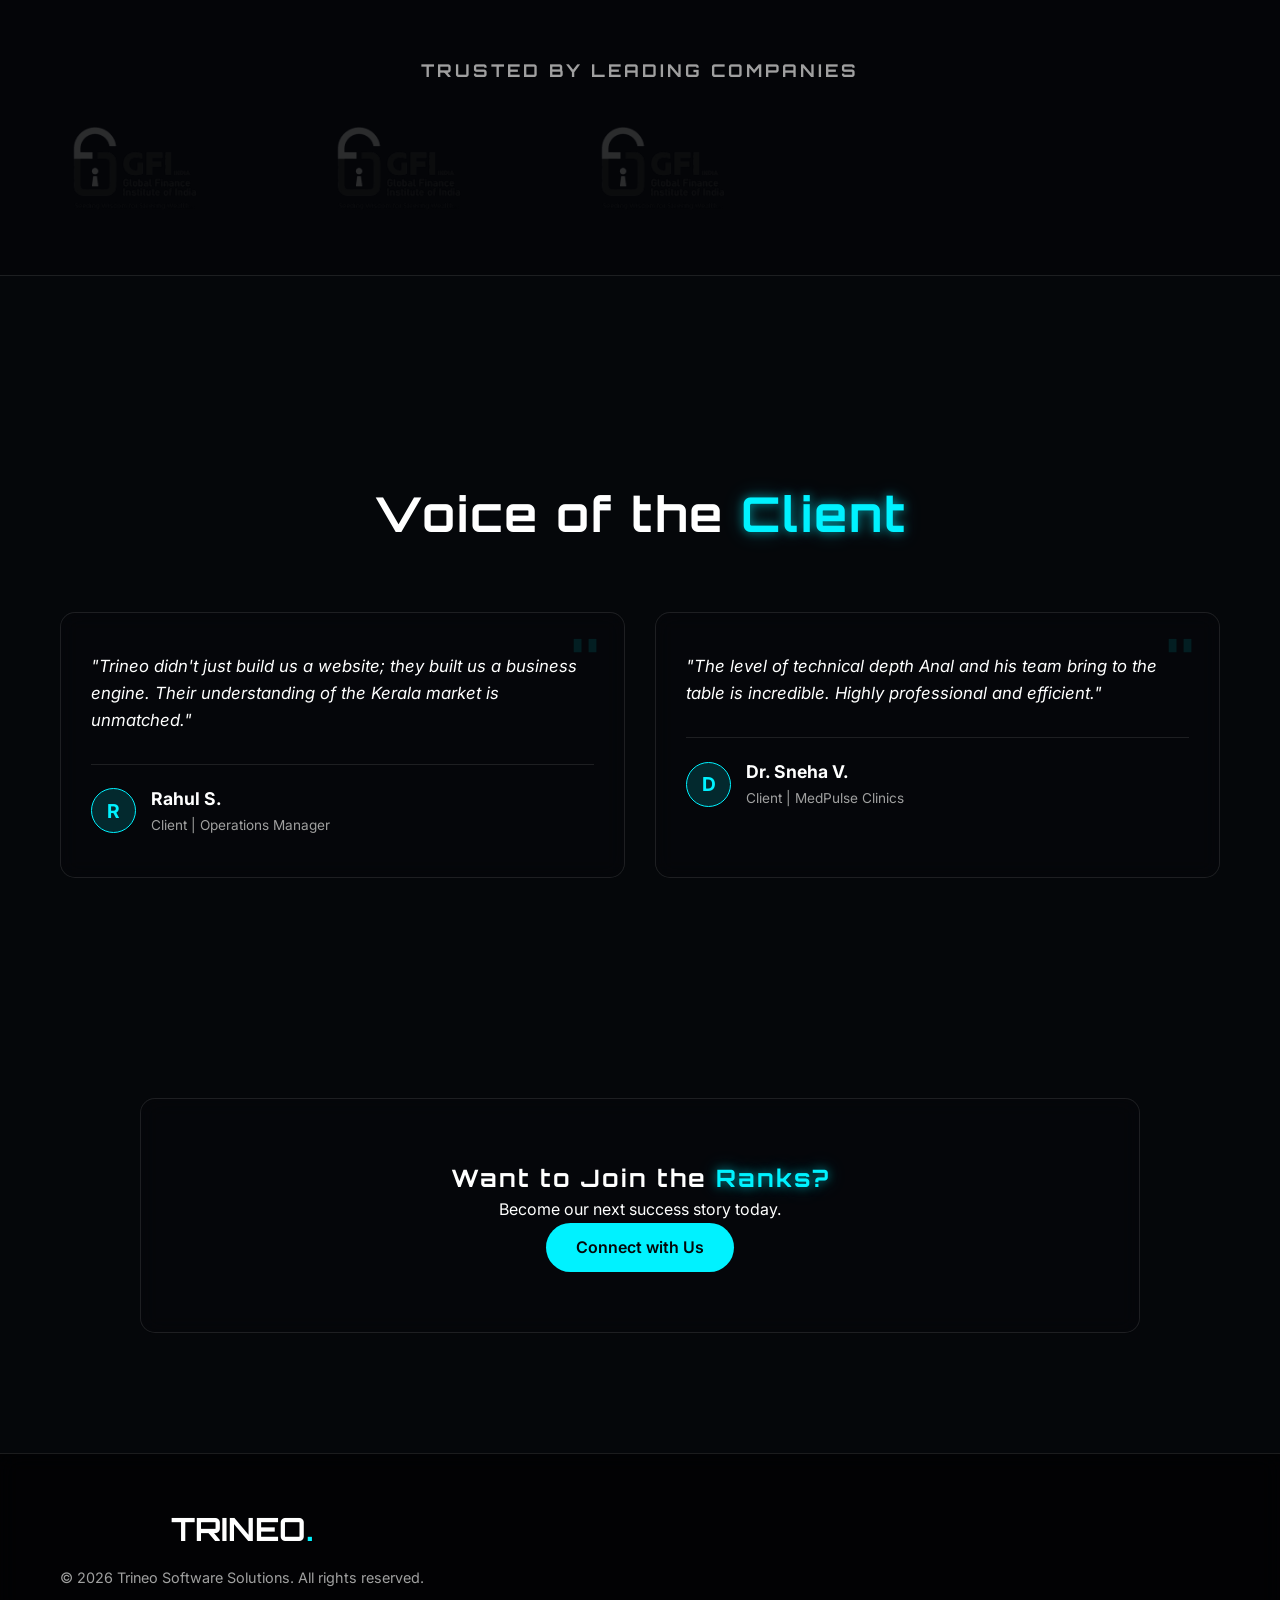
<file: clients/index.html>
<!DOCTYPE html>
<html lang="en">
<head>
    <meta charset="UTF-8">
    <meta name="viewport" content="width=device-width, initial-scale=1.0">
    <link rel="icon" type="image/png" href="../img/trineo-official-logo.png">
    <title>Our Clients | Trusted Software Partner in Kerala - Trineo</title>
    <meta name="description" content="Trineo's successful software projects and client testimonials in Kerala.">
    <meta name="keywords" content="Trineo clients, software success stories Kerala, trusted tech partner India">
    <link rel="canonical" href="https://trineo.in/clients">

    <!-- Open Graph Tags -->
    <meta property="og:locale" content="en_IN">
    <meta property="og:title" content="Trineo | Web Development Company in Kerala">
    <meta property="og:description" content="See our success stories across Kerala.">
    <meta property="og:url" content="https://trineo.in/clients">
    <meta property="og:image" content="https://trineo.in/img/trineo-official-logo.png">
    <meta property="og:type" content="website">
    
    <link rel="stylesheet" href="../style.css">
    <link href="https://fonts.googleapis.com/css2?family=Inter:wght@400;600&family=Orbitron:wght@400;700&family=Space+Grotesk:wght@300;500&display=swap" rel="stylesheet">

    <!-- Breadcrumb Schema -->
    <script type="application/ld+json">
    {
      "@context": "https://schema.org",
      "@type": "BreadcrumbList",
      "itemListElement": [{
        "@type": "ListItem",
        "position": 1,
        "name": "Home",
        "item": "https://trineo.in/"
      },{
        "@type": "ListItem",
        "position": 2,
        "name": "Clients",
        "item": "https://trineo.in/clients"
      }]
    }
    </script>
</head>
<body>
    <canvas id="matrix-canvas"></canvas>
    <canvas id="bg-canvas"></canvas>
    <div id="bg-image"></div>
    <header>
        <nav class="container">
            <a href="../index.html" class="logo" style="text-decoration:none">trineo<span>.</span></a>
            <div class="nav-links">
                <a href="../index.html">Home</a>
                <a href="../about/index.html">About</a>
                <a href="../services/web-development/index.html">Web Dev</a>
                <a href="../services/ai-automation/index.html">AI</a>
                <a href="../services/app-development/index.html">App Dev</a>
                <a href="../projects/index.html">Works</a>
                <a href="index.html" class="active">Clients</a>
                <a href="../contact/index.html">Contact</a>
            </div>
            <div class="menu-toggle">
                <span></span>
                <span></span>
                <span></span>
            </div>
        </nav>
        <div class="mobile-menu">
            <a href="../index.html">Home</a>
            <a href="../about/index.html">About</a>
            <a href="../services/web-development/index.html">Web Dev</a>
            <a href="../services/ai-automation/index.html">AI</a>
            <a href="../services/app-development/index.html">App Dev</a>
            <a href="../projects/index.html">Works</a>
            <a href="index.html">Clients</a>
            <a href="../contact/index.html">Contact</a>
        </div>
    </header>

    <main>
        <section class="hero" style="min-height: 50vh;">
            <div class="container hero-content">
                <h2 class="tagline">&lt;Trusted. Reliable. Impactful.&gt;</h2>
                <h1 class="main-title">Our Valued <span class="neon-text">Clients</span></h1>
                <p class="hero-desc">We are proud to have partnered with visionary businesses across Kerala and India, helping them achieve digital excellence through custom software.</p>
            </div>
        </section>

        <section class="clients-list" style="padding: 100px 0;">
            <div class="container">
                <h2 class="section-title">Success <span class="neon-text">Stories</span></h2>
                <div class="services-grid">
                    <div class="service-card glass-card" style="text-align: left;">
                        <span class="neon-text" style="font-size: 0.8rem; text-transform: uppercase;">Retail & E-Commerce</span>
                        <h3 style="margin-top: 10px;">ScaleCart Solutions</h3>
                        <p style="margin-bottom: 20px;">We helped ScaleCart transition to a fully automated inventory management system, reducing manual errors by 40%.</p>
                        <div class="tech-stack"><span>#Automation</span><span>#Inventory</span></div>
                    </div>
                    <div class="service-card glass-card" style="text-align: left;">
                        <span class="neon-text" style="font-size: 0.8rem; text-transform: uppercase;">Healthcare</span>
                        <h3 style="margin-top: 10px;">MedPulse Clinics</h3>
                        <p style="margin-bottom: 20px;">Implemented a custom appointment booking system that integrated seamlessly with their internal patient records.</p>
                        <div class="tech-stack"><span>#HealthcareIT</span><span>#SaaS</span></div>
                    </div>
                    <div class="service-card glass-card" style="text-align: left;">
                        <span class="neon-text" style="font-size: 0.8rem; text-transform: uppercase;">Education</span>
                        <h3 style="margin-top: 10px;">EduTrack Academy</h3>
                        <p style="margin-bottom: 20px;">Developed a centralized dashboard for tracking student progress across 5 different campuses in Kerala.</p>
                        <div class="tech-stack"><span>#EdTech</span><span>#Dashboard</span></div>
                    </div>
                </div>
            </div>
        </section>

        <section class="logo-marquee">
            <h3 class="marquee-title">Trusted By Leading Companies</h3>
            <div class="marquee-container">
                <div class="marquee-track">
                    <img src="../img/trineo-client-logo-placeholder.png" class="marquee-logo" alt="ScaleCart E-Commerce" width="150" height="60">
                    <img src="../img/trineo-client-logo-placeholder.png" class="marquee-logo" alt="MedPulse Healthcare" width="150" height="60">
                    <img src="../img/trineo-client-logo-placeholder.png" class="marquee-logo" alt="EduTrack Academy" width="150" height="60">
                    <img src="../img/trineo-client-logo-placeholder.png" class="marquee-logo" alt="TechFlow Kerala" width="150" height="60">
                    <!-- Duplicate Set for continuous loop -->
                    <img src="../img/trineo-client-logo-placeholder.png" class="marquee-logo" alt="ScaleCart Partner" width="150" height="60">
                    <img src="../img/trineo-client-logo-placeholder.png" class="marquee-logo" alt="MedPulse Partner" width="150" height="60">
                </div>
            </div>
        </section>

        <section class="reviews">
            <div class="container">
                <h2 class="section-title">Voice of the <span class="neon-text">Client</span></h2>
                <div class="reviews-grid">
                    <div class="review-card glass-card">
                        <div class="quote-icon">"</div>
                        <p class="review-text">"Trineo didn't just build us a website; they built us a business engine. Their understanding of the Kerala market is unmatched."</p>
                        <div class="client-info">
                            <div class="client-avatar">R</div>
                            <div class="client-details">
                                <h4>Rahul S.</h4>
                                <p>Client | Operations Manager</p>
                            </div>
                        </div>
                    </div>
                    <div class="review-card glass-card">
                        <div class="quote-icon">"</div>
                        <p class="review-text">"The level of technical depth Anal and his team bring to the table is incredible. Highly professional and efficient."</p>
                        <div class="client-info">
                            <div class="client-avatar">D</div>
                            <div class="client-details">
                                <h4>Dr. Sneha V.</h4>
                                <p>Client | MedPulse Clinics</p>
                            </div>
                        </div>
                    </div>
                </div>
            </div>
        </section>

        <section class="contact">
            <div class="container">
                <div class="contact-card glass-card" style="text-align:center">
                    <h2>Want to Join the <span class="neon-text">Ranks?</span></h2>
                    <p>Become our next success story today.</p>
                    <a href="../contact/index.html" class="btn btn-primary">Connect with Us</a>
                </div>
            </div>
        </section>
    </main>

    <footer class="footer">
        <div class="container footer-content">
            <div class="footer-info">
                <div class="logo">trineo<span>.</span></div>
                <p>&copy; 2026 Trineo Software Solutions. All rights reserved.</p>
            </div>
        </div>
    </footer>
    <script src="../script.js" defer></script>
</body>
</html>
</file>
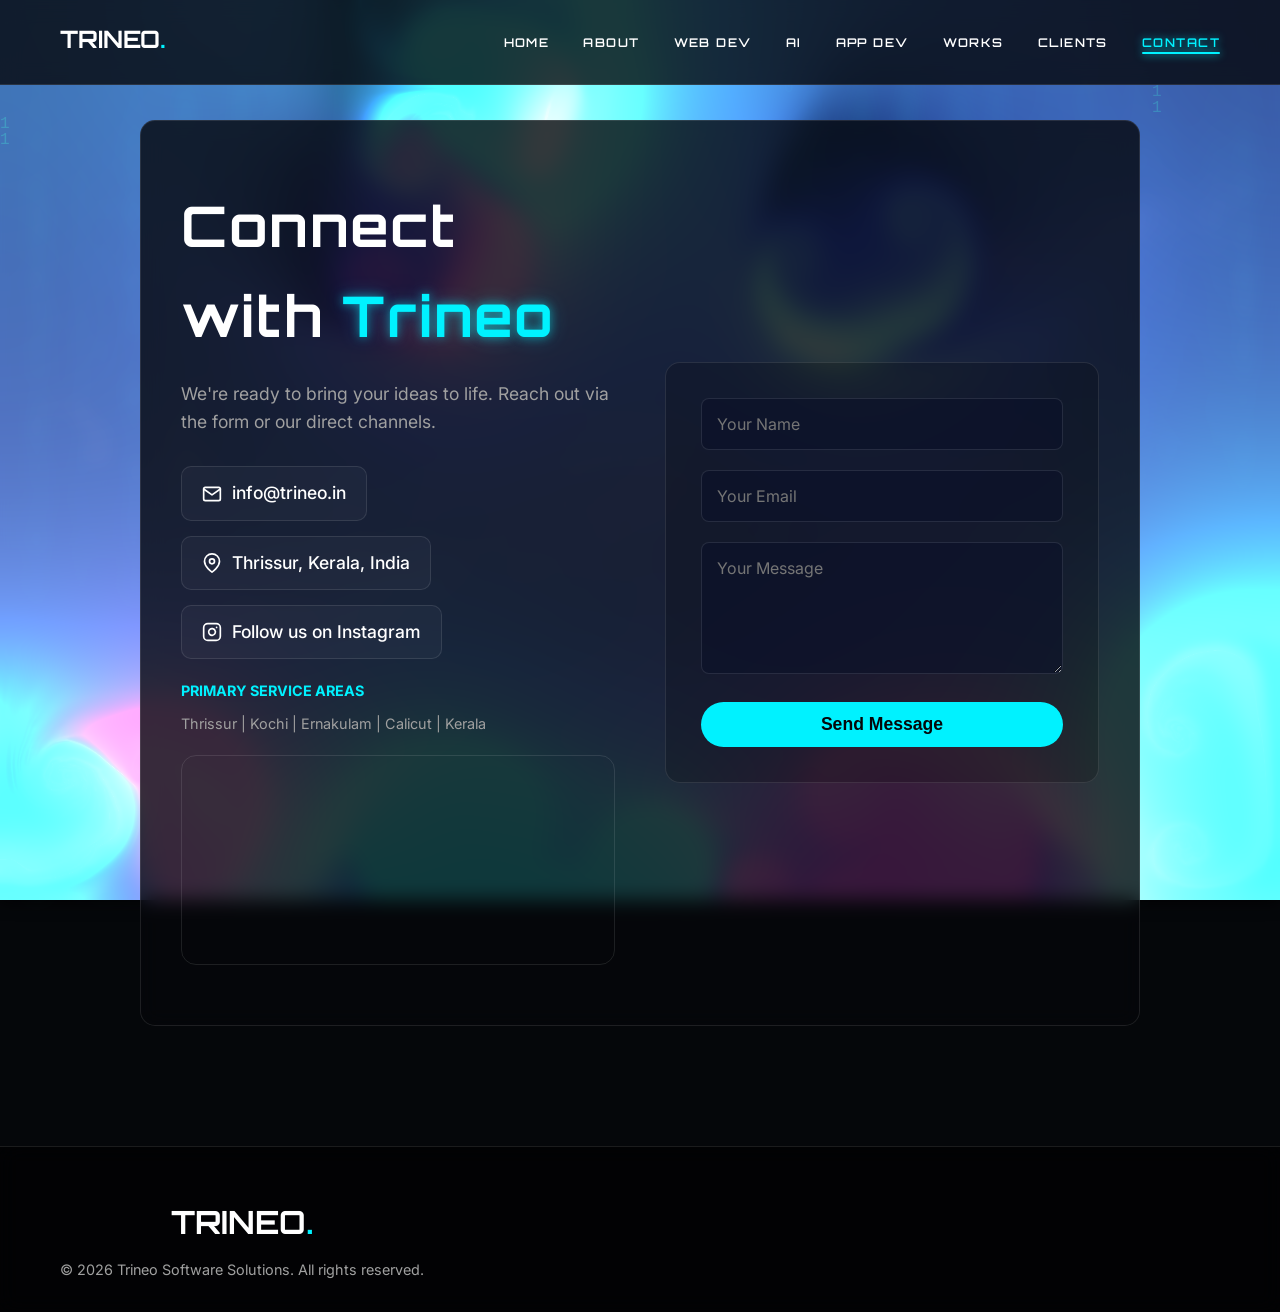
<file: contact/index.html>
<!DOCTYPE html>
<html lang="en">
<head>
    <meta charset="UTF-8">
    <meta name="viewport" content="width=device-width, initial-scale=1.0">
    <link rel="icon" type="image/png" href="../img/trineo-official-logo.png">
    <title>Contact Trineo | Software Company in Thrissur, Kerala</title>
    <meta name="description" content="Get in touch with Trineo for custom web development, SaaS, and AI solutions in Kerala. Hire top developers in Thrissur today.">
    <link rel="canonical" href="https://trineo.in/contact/index.html">
    
    <!-- Open Graph Tags -->
    <meta property="og:locale" content="en_IN">
    <meta property="og:title" content="Trineo | Web Development Company in Kerala">
    <meta property="og:description" content="Get in touch for top web development in Kerala.">
    <meta property="og:url" content="https://trineo.in/contact">
    <meta property="og:image" content="https://trineo.in/img/trineo-official-logo.png">
    <meta property="og:type" content="website">
    <link rel="stylesheet" href="../style.css">
    <link href="https://fonts.googleapis.com/css2?family=Inter:wght@400;600&family=Orbitron:wght@400;700&family=Space+Grotesk:wght@300;500&display=swap" rel="stylesheet">
</head>
<body>
    <canvas id="matrix-canvas"></canvas>
    <canvas id="bg-canvas"></canvas>
    <div id="bg-image"></div>
    <header>
        <nav class="container">
            <a href="../index.html" class="logo" style="text-decoration:none">trineo<span>.</span></a>
            <div class="nav-links">
                <a href="../index.html">Home</a>
                <a href="../about/index.html">About</a>
                <a href="../services/web-development/index.html">Web Dev</a>
                <a href="../services/ai-automation/index.html">AI</a>
                <a href="../services/app-development/index.html">App Dev</a>
                <a href="../projects/index.html">Works</a>
                <a href="../clients/index.html">Clients</a>
                <a href="../contact/index.html" class="active">Contact</a>
            </div>
            <div class="menu-toggle">
                <span></span>
                <span></span>
                <span></span>
            </div>
        </nav>
        <div class="mobile-menu">
            <a href="../index.html">Home</a>
            <a href="../about/index.html">About</a>
            <a href="../services/web-development/index.html">Web Dev</a>
            <a href="../services/ai-automation/index.html">AI</a>
            <a href="../services/app-development/index.html">App Dev</a>
            <a href="../projects/index.html">Works</a>
            <a href="../clients/index.html">Clients</a>
            <a href="../contact/index.html">Contact</a>
        </div>
    </header>

    <main>
        <section class="contact">
            <div class="container">
                <div class="contact-card glass-card">
                    <div class="contact-content-wrapper">
                        <div class="contact-text">
                            <h2>Connect with <span class="neon-text">Trineo</span></h2>
                            <p>We're ready to bring your ideas to life. Reach out via the form or our direct channels.</p>
                            
                            <div class="contact-info" style="margin-top: 30px; display: flex; flex-direction: column; gap: 15px;">
                                <a href="mailto:info@trineo.in" class="contact-item" aria-label="Email Trineo">
                                    <svg xmlns="http://www.w3.org/2000/svg" width="20" height="20" viewBox="0 0 24 24" fill="none" stroke="currentColor" stroke-width="2" stroke-linecap="round" stroke-linejoin="round" style="margin-right:10px;"><path d="M4 4h16c1.1 0 2 .9 2 2v12c0 1.1-.9 2-2 2H4c-1.1 0-2-.9-2-2V6c0-1.1.9-2 2-2z"></path><polyline points="22,6 12,13 2,6"></polyline></svg>
                                    info@trineo.in
                                </a>
                                    <div class="contact-item" style="cursor: default;">
                                        <svg xmlns="http://www.w3.org/2000/svg" width="20" height="20" viewBox="0 0 24 24" fill="none" stroke="currentColor" stroke-width="2" stroke-linecap="round" stroke-linejoin="round" style="margin-right:10px;"><path d="M21 10c0 7-9 13-9 13s-9-6-9-13a9 9 0 0 1 18 0z"></path><circle cx="12" cy="10" r="3"></circle></svg>
                                        Thrissur, Kerala, India
                                    </div>
                                    <a href="https://www.instagram.com/_trineo__" target="_blank" class="contact-item" aria-label="Follow Trineo on Instagram">
                                        <svg xmlns="http://www.w3.org/2000/svg" width="20" height="20" viewBox="0 0 24 24" fill="none" stroke="currentColor" stroke-width="2" stroke-linecap="round" stroke-linejoin="round" style="margin-right:10px;"><rect x="2" y="2" width="20" height="20" rx="5" ry="5"></rect><path d="M16 11.37A4 4 0 1 1 12.63 8 4 4 0 0 1 16 11.37z"></path><line x1="17.5" y1="6.5" x2="17.51" y2="6.5"></line></svg>
                                        Follow us on Instagram
                                    </a>
                                </div>
                            
                                <div style="margin-top:20px; text-align: left;">
                                    <h4 style="color: var(--primary-color); font-size: 0.9rem; text-transform: uppercase; margin-bottom: 10px;">Primary Service Areas</h4>
                                    <p style="font-size: 0.9rem; color: var(--text-muted);">Thrissur | Kochi | Ernakulam | Calicut | Kerala</p>
                                </div>
                                <div style="margin-top:20px; border-radius:15px; overflow:hidden; border:1px solid var(--glass-border);">
                                    <iframe src="https://maps.google.com/maps?q=Thrissur,%20Kerala&t=&z=13&ie=UTF8&iwloc=&output=embed" width="100%" height="200" style="border:0;" allowfullscreen="" loading="lazy"></iframe>
                                </div>
                        </div>

                        <div class="contact-form">
                            <form action="https://formspree.io/f/xgopbbvk" method="POST">
                                <div class="form-group">
                                    <input type="text" name="name" placeholder="Your Name" required autocomplete="name">
                                </div>
                                <div class="form-group">
                                    <input type="email" name="email" placeholder="Your Email" required autocomplete="email">
                                </div>
                                <div class="form-group">
                                    <textarea name="message" placeholder="Your Message" rows="5" required></textarea>
                                </div>
                                <button type="submit" class="btn btn-primary">Send Message</button>
                            </form>
                        </div>
                    </div>
                </div>
            </div>
        </section>
    </main>

    <footer class="footer">
        <div class="container footer-content">
            <div class="footer-info">
                <div class="logo">trineo<span>.</span></div>
                <p>&copy; 2026 Trineo Software Solutions. All rights reserved.</p>
            </div>
        </div>
    </footer>
    <script src="../script.js" defer></script>
</body>
</html>
</file>
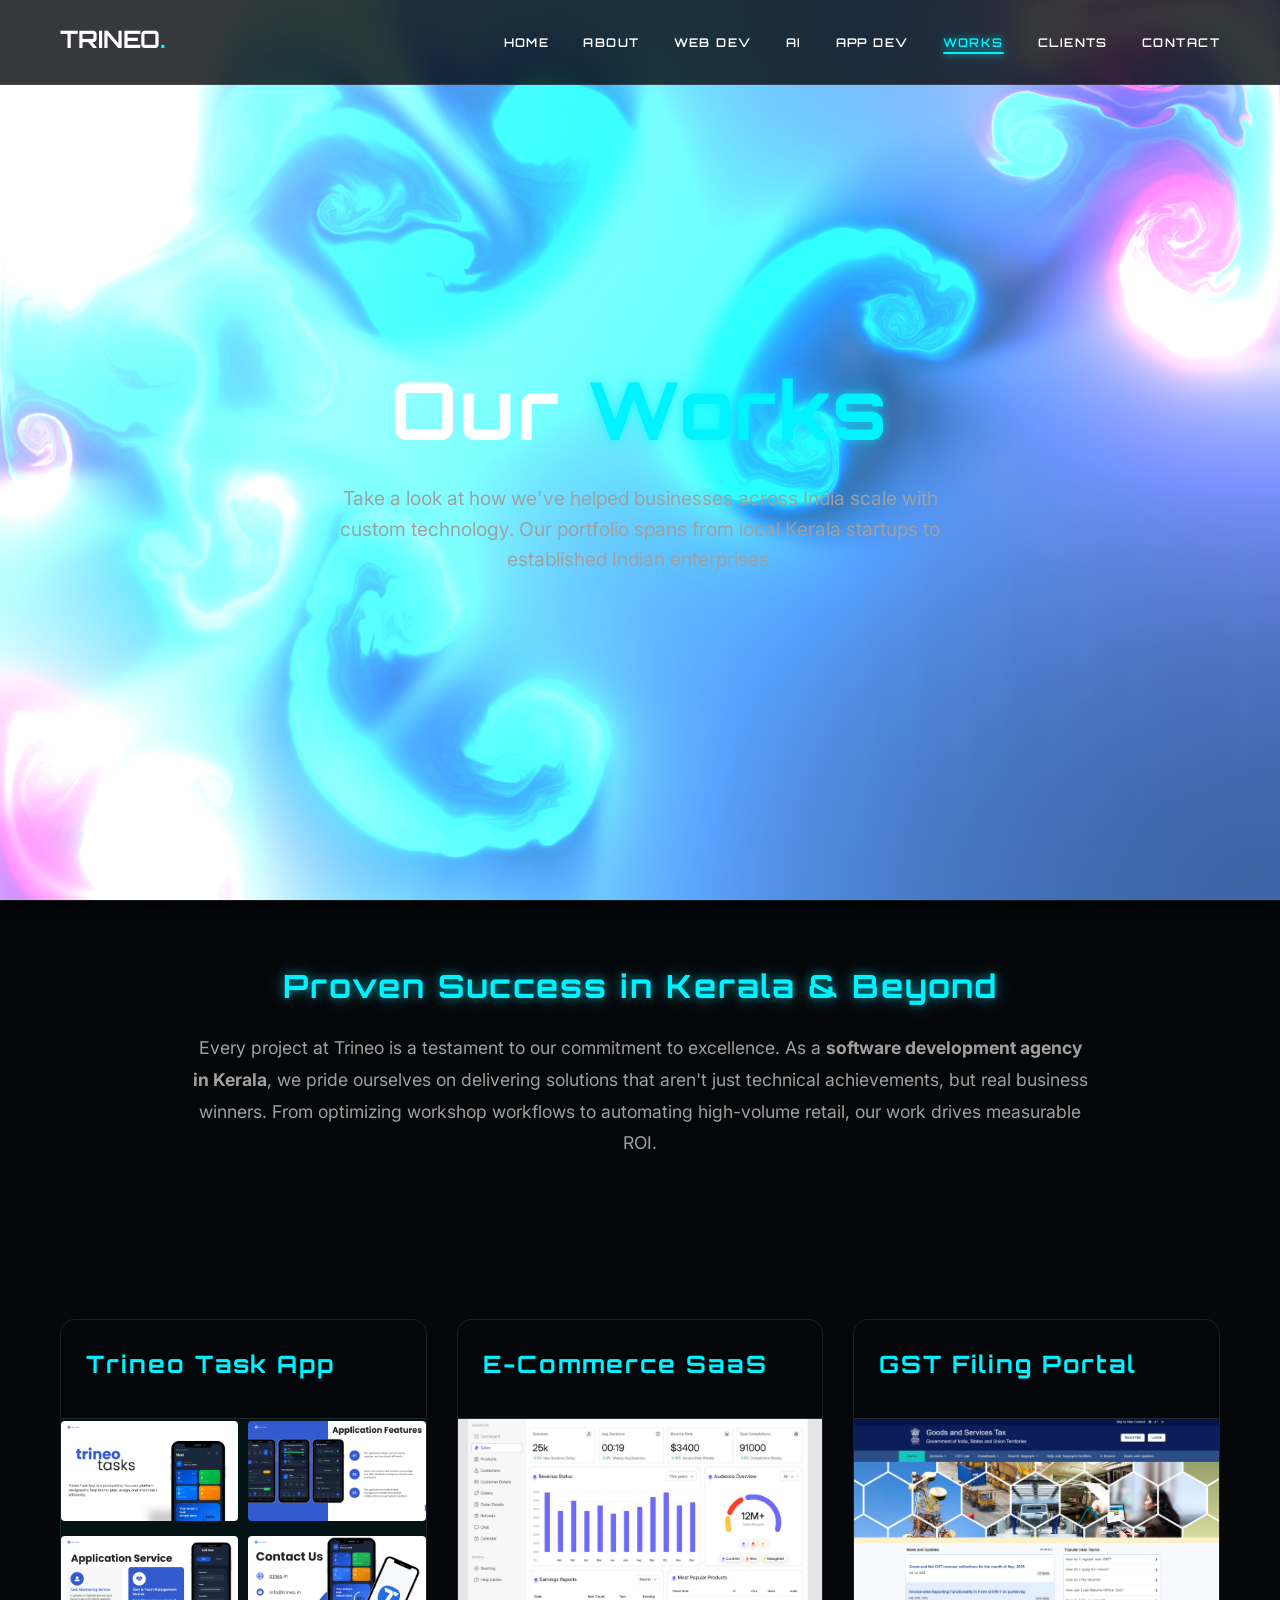
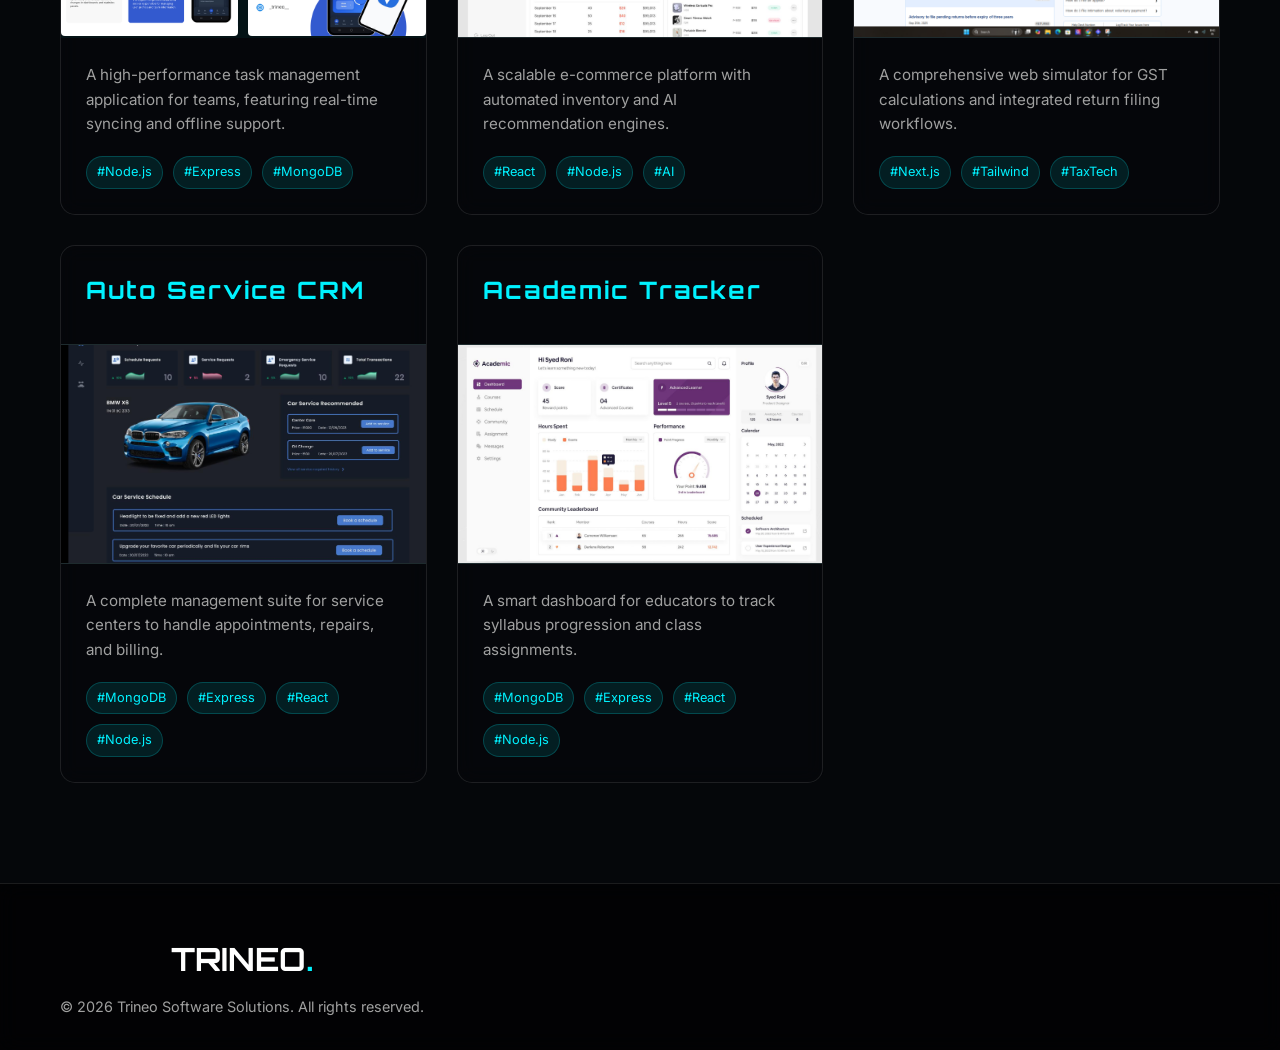
<file: projects/index.html>
<!DOCTYPE html>
<html lang="en">
<head>
    <meta charset="UTF-8">
    <meta name="viewport" content="width=device-width, initial-scale=1.0">
    <link rel="icon" type="image/png" href="../img/trineo-official-logo.png">
    <title>Software Development Portfolio | Trineo Projects Kerala</title>
    <meta name="description" content="Explore Trineo's portfolio of custom web apps, SaaS products, and AI solutions built for startups and enterprises across India.">
    <link rel="canonical" href="https://trineo.in/projects">
    <link rel="stylesheet" href="../style.css">
    <link href="https://fonts.googleapis.com/css2?family=Inter:wght@400;600&family=Orbitron:wght@400;700&family=Space+Grotesk:wght@300;500&display=swap" rel="stylesheet">
</head>
<body>
    <canvas id="matrix-canvas"></canvas>
    <canvas id="bg-canvas"></canvas>
    <div id="bg-image"></div>
    <header>
        <nav class="container">
            <a href="../index.html" class="logo" style="text-decoration:none">trineo<span>.</span></a>
            <div class="nav-links">
                <a href="../index.html">Home</a>
                <a href="../about/index.html">About</a>
                <a href="../services/web-development/index.html">Web Dev</a>
                <a href="../services/ai-automation/index.html">AI</a>
                <a href="../services/app-development/index.html">App Dev</a>
                <a href="../projects/index.html" class="active">Works</a>
                <a href="../clients/index.html">Clients</a>
                <a href="../contact/index.html">Contact</a>
            </div>
            <div class="menu-toggle">
                <span></span>
                <span></span>
                <span></span>
            </div>
        </nav>
        <div class="mobile-menu">
            <a href="../index.html">Home</a>
            <a href="../about/index.html">About</a>
            <a href="../services/web-development/index.html">Web Dev</a>
            <a href="../services/ai-automation/index.html">AI</a>
            <a href="../services/app-development/index.html">App Dev</a>
            <a href="../projects/index.html">Works</a>
            <a href="../clients/index.html">Clients</a>
            <a href="../contact/index.html">Contact</a>
        </div>
    </header>
    <main>
        <section class="hero" style="min-height: 40vh;">
            <div class="container hero-content">
                <h1 class="main-title">Our <span class="neon-text">Works</span></h1>
                <p class="hero-desc">Take a look at how we've helped businesses across India scale with custom technology. Our portfolio spans from local Kerala startups to established Indian enterprises.</p>
            </div>
        </section>

        <section class="works-seo" style="padding: 60px 0; border-top: 1px solid var(--glass-border); background: rgba(0,0,0,0.1);">
            <div class="container">
                <div style="text-align: center; max-width: 900px; margin: 0 auto;">
                    <h2 class="neon-text" style="font-size: 2rem; margin-bottom: 20px;">Proven Success in <span class="neon-text">Kerala & Beyond</span></h2>
                    <p style="color: var(--text-muted); font-size: 1.1rem; line-height: 1.8;">
                        Every project at Trineo is a testament to our commitment to excellence. As a <strong>software development agency in Kerala</strong>, we pride ourselves on delivering solutions that aren't just technical achievements, but real business winners. From optimizing workshop workflows to automating high-volume retail, our work drives measurable ROI.
                    </p>
                </div>
            </div>
        </section>
        <section class="projects">
            <div class="container">
                <div class="projects-grid">
                    <div class="project-card glass-card">
                        <div class="project-content">
                            <h3>Trineo Task App</h3>
                        </div>
                        <div class="project-gallery" style="display: grid; grid-template-columns: repeat(2, 1fr); gap: 10px; border-bottom: none;">
                            <img src="../img/task-manager-app-kanban-1.png" alt="Task Manager App Kanban Dashboard" style="width:100%; height:100px; object-fit:cover; border-radius:4px;">
                            <img src="../img/task-manager-app-kanban-2.png" alt="Task Manager App Management" style="width:100%; height:100px; object-fit:cover; border-radius:4px;">
                            <img src="../img/task-manager-app-kanban-3.png" alt="Task Manager App Mobile View" style="width:100%; height:100px; object-fit:cover; border-radius:4px;">
                            <img src="../img/task-manager-app-kanban-4.png" alt="Task Manager App Settings" style="width:100%; height:100px; object-fit:cover; border-radius:4px;">
                        </div>
                        <div class="project-content">
                            <p>A high-performance task management application for teams, featuring real-time syncing and offline support.</p>
                            <div class="tech-stack"><span>#Node.js</span><span>#Express</span><span>#MongoDB</span></div>
                        </div>
                    </div>
                    <div class="project-card glass-card">
                        <div class="project-content">
                            <h3>E-Commerce SaaS</h3>
                        </div>
                        <div class="project-gallery">
                            <img src="../img/ecommerce-saas-dashboard-trineo.png" alt="E-Commerce SaaS Dashboard Trineo" style="width:100%; height:100%; object-fit:cover;">
                        </div>
                        <div class="project-content">
                            <p>A scalable e-commerce platform with automated inventory and AI recommendation engines.</p>
                            <div class="tech-stack"><span>#React</span><span>#Node.js</span><span>#AI</span></div>
                        </div>
                    </div>
                    <div class="project-card glass-card">
                        <div class="project-content">
                            <h3>GST Filing Portal</h3>
                        </div>
                        <div class="project-gallery">
                            <img src="../img/gst-filing-portal-ui-india.png" alt="GST Filing Portal UI India" style="width:100%; height:100%; object-fit:cover;">
                        </div>
                        <div class="project-content">
                            <p>A comprehensive web simulator for GST calculations and integrated return filing workflows.</p>
                            <div class="tech-stack"><span>#Next.js</span><span>#Tailwind</span><span>#TaxTech</span></div>
                        </div>
                    </div>
                    <div class="project-card glass-card">
                        <div class="project-content">
                            <h3>Auto Service CRM</h3>
                        </div>
                        <div class="project-gallery">
                            <img src="../img/crm car.png" alt="Auto Service CRM Dashboard" style="width:100%; height:100%; object-fit:cover;">
                        </div>
                        <div class="project-content">
                            <p>A complete management suite for service centers to handle appointments, repairs, and billing.</p>
                            <div class="tech-stack"><span>#MongoDB</span><span>#Express</span><span>#React</span><span>#Node.js</span></div>
                        </div>
                    </div>
                    <div class="project-card glass-card">
                        <div class="project-content">
                            <h3>Academic Tracker</h3>
                        </div>
                        <div class="project-gallery">
                            <img src="../img/academic.png" alt="Academic Course Tracker Dashboard" style="width:100%; height:100%; object-fit:cover;">
                        </div>
                        <div class="project-content">
                            <p>A smart dashboard for educators to track syllabus progression and class assignments.</p>
                            <div class="tech-stack"><span>#MongoDB</span><span>#Express</span><span>#React</span><span>#Node.js</span></div>
                        </div>
                    </div>
                </div>
            </div>
        </section>
    </main>
    <footer class="footer">
        <div class="container footer-content">
            <div class="footer-info">
                <div class="logo">trineo<span>.</span></div>
                <p>&copy; 2026 Trineo Software Solutions. All rights reserved.</p>
            </div>
        </div>
    </footer>
    <script src="../script.js" defer></script>
</body>
</html>
</file>
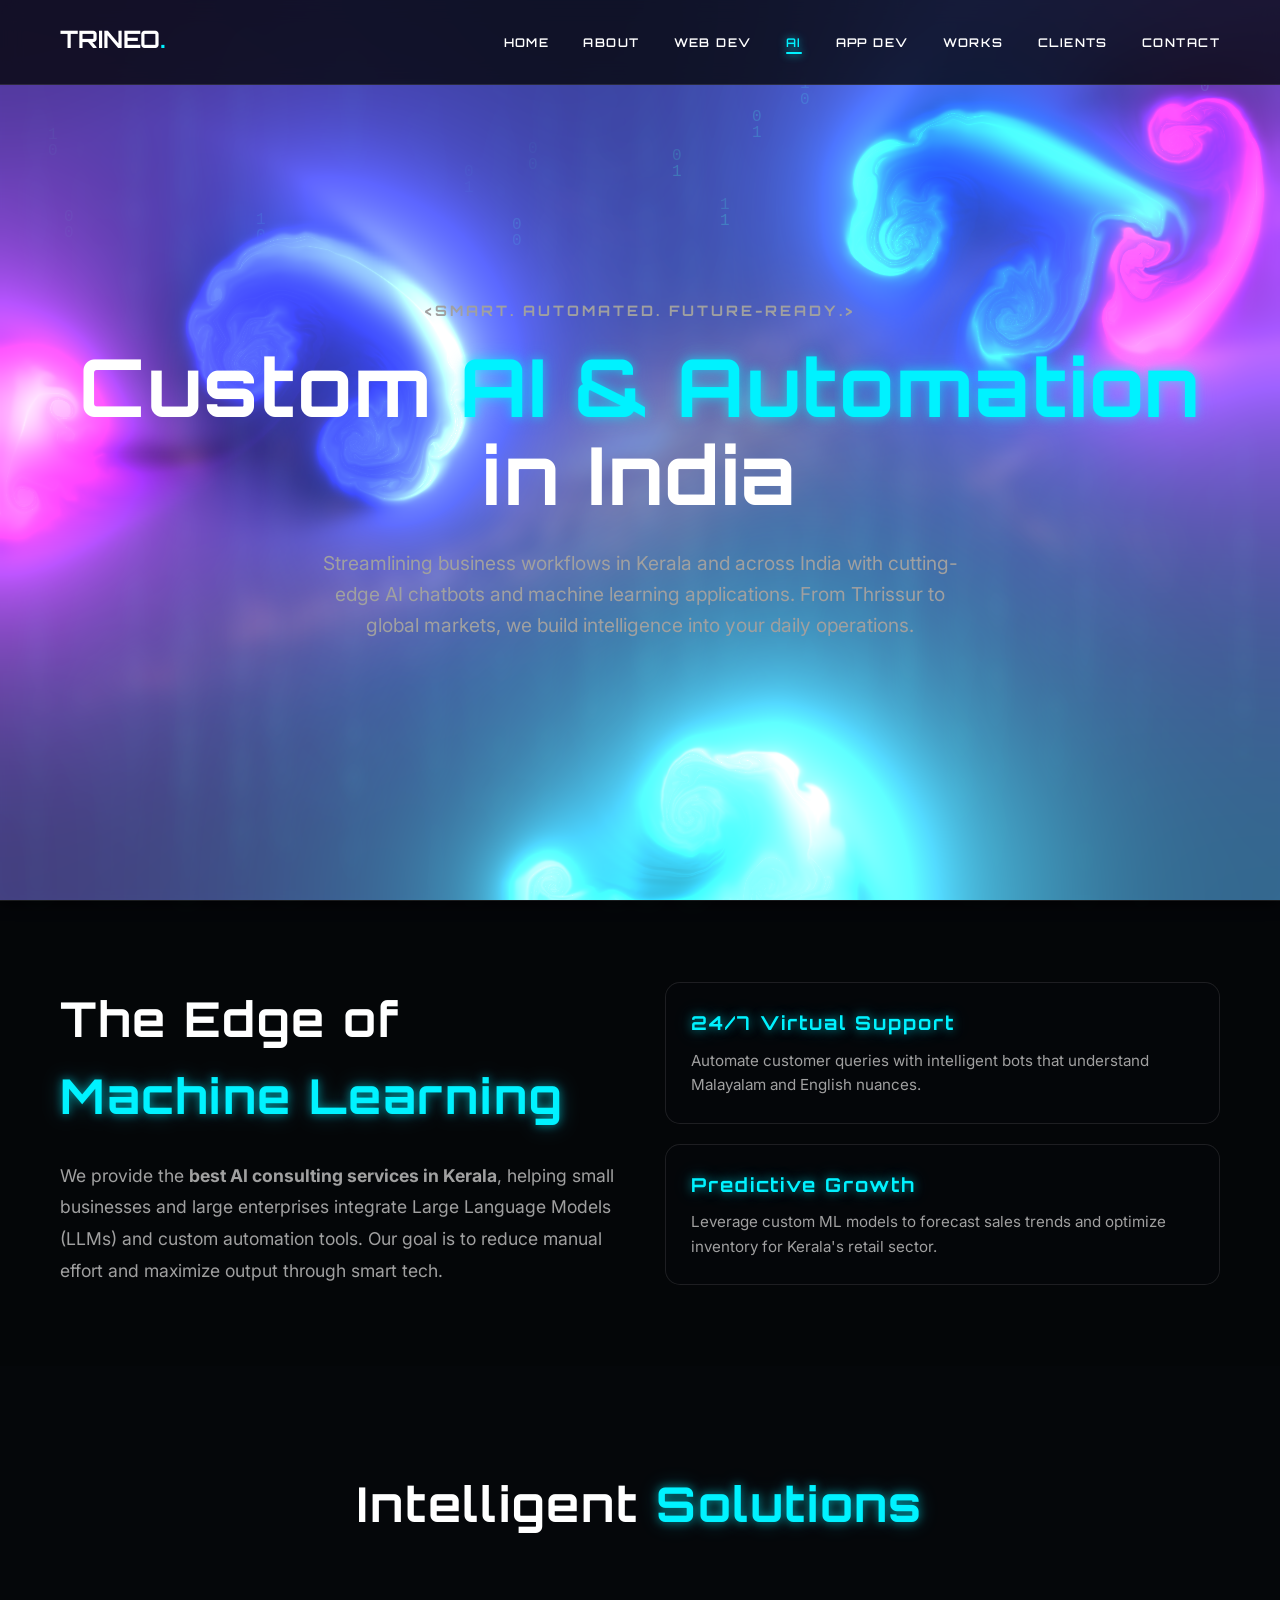
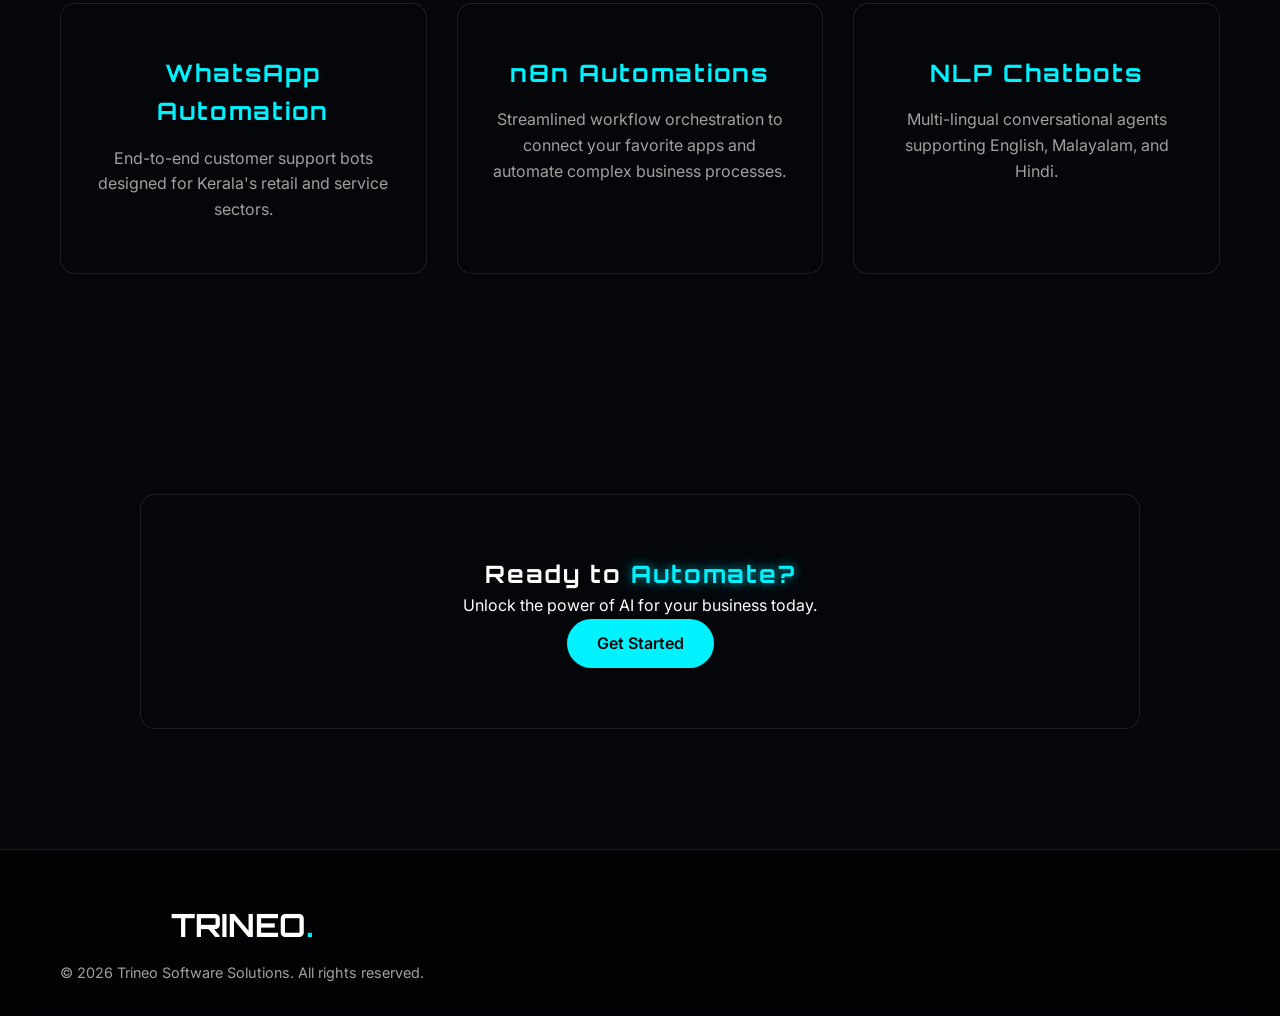
<file: services/ai-automation/index.html>
<!DOCTYPE html>
<html lang="en">
<head>
    <meta charset="UTF-8">
    <meta name="viewport" content="width=device-width, initial-scale=1.0">
    <link rel="icon" type="image/png" href="../../img/trineo-official-logo.png">
    <title>AI & Chatbot Development Kerala | Automation Solutions India - Trineo</title>
    <meta name="description" content="Trineo is a leading AI development company in Kerala. We specialize in custom chatbots, WhatsApp automation, and intelligent ML pipelines for Indian enterprises.">
    <meta name="keywords" content="AI company India, WhatsApp bot development Kerala, Python developers Thrissur, AI automation solutions">
    <link rel="canonical" href="https://trineo.in/services/ai-automation">
    
    <link rel="stylesheet" href="../../style.css">
    <link href="https://fonts.googleapis.com/css2?family=Inter:wght@400;600&family=Orbitron:wght@400;700&family=Space+Grotesk:wght@300;500&display=swap" rel="stylesheet">

    <!-- Breadcrumb Schema -->
    <script type="application/ld+json">
    {
      "@context": "https://schema.org",
      "@type": "BreadcrumbList",
      "itemListElement": [{
        "@type": "ListItem",
        "position": 1,
        "name": "Home",
        "item": "https://trineo.in/"
      },{
        "@type": "ListItem",
        "position": 2,
        "name": "Services",
        "item": "https://trineo.in/#services"
      },{
        "@type": "ListItem",
        "position": 3,
        "name": "AI Automation",
        "item": "https://trineo.in/services/ai-automation"
      }]
    }
    </script>
</head>
<body>
    <canvas id="matrix-canvas"></canvas>
    <canvas id="bg-canvas"></canvas>
    <div id="bg-image"></div>
    <header>
        <nav class="container">
            <a href="../../index.html" class="logo" style="text-decoration:none">trineo<span>.</span></a>
            <div class="nav-links">
                <a href="../../index.html">Home</a>
                <a href="../../about/index.html">About</a>
                <a href="../../services/web-development/index.html">Web Dev</a>
                <a href="../../services/ai-automation/index.html" class="active">AI</a>
                <a href="../../services/app-development/index.html">App Dev</a>
                <a href="../../projects/index.html">Works</a>
                <a href="../../clients/index.html">Clients</a>
                <a href="../../contact/index.html">Contact</a>
            </div>
            <div class="menu-toggle">
                <span></span>
                <span></span>
                <span></span>
            </div>
        </nav>
        <div class="mobile-menu">
            <a href="../../index.html">Home</a>
            <a href="../../about/index.html">About</a>
            <a href="../../services/web-development/index.html">Web Dev</a>
            <a href="../../services/ai-automation/index.html">AI</a>
            <a href="../../services/app-development/index.html">App Dev</a>
            <a href="../../projects/index.html">Works</a>
            <a href="../../clients/index.html">Clients</a>
            <a href="../../contact/index.html">Contact</a>
        </div>
    </header>

    <main>
        <section class="hero" style="min-height: 60vh;">
            <div class="container hero-content">
                <h2 class="tagline">&lt;Smart. Automated. Future-Ready.&gt;</h2>
                <h1 class="main-title">Custom <span class="neon-text">AI & Automation</span> in India</h1>
                <p class="hero-desc">Streamlining business workflows in Kerala and across India with cutting-edge AI chatbots and machine learning applications. From Thrissur to global markets, we build intelligence into your daily operations.</p>
            </div>
        </section>

        <section class="ai-seo" style="padding: 80px 0; border-top: 1px solid var(--glass-border); background: rgba(0,0,0,0.1);">
            <div class="container">
                <div class="contact-content-wrapper" style="align-items: center;">
                    <div class="ai-text" style="text-align: left;">
                        <h2 class="section-title" style="text-align: left; margin-bottom: 25px;">The Edge of <span class="neon-text">Machine Learning</span></h2>
                        <p style="color: var(--text-muted); font-size: 1.1rem; line-height: 1.8;">
                            We provide the <strong>best AI consulting services in Kerala</strong>, helping small businesses and large enterprises integrate Large Language Models (LLMs) and custom automation tools. Our goal is to reduce manual effort and maximize output through smart tech.
                        </p>
                    </div>
                    <div class="services-grid" style="grid-template-columns: 1fr; gap: 20px;">
                        <div class="glass-card" style="padding: 25px; text-align: left;">
                            <h3 class="neon-text" style="font-size: 1.2rem; margin-bottom: 10px;">24/7 Virtual Support</h3>
                            <p style="font-size: 0.95rem; color: var(--text-muted);">Automate customer queries with intelligent bots that understand Malayalam and English nuances.</p>
                        </div>
                        <div class="glass-card" style="padding: 25px; text-align: left;">
                            <h3 class="neon-text" style="font-size: 1.2rem; margin-bottom: 10px;">Predictive Growth</h3>
                            <p style="font-size: 0.95rem; color: var(--text-muted);">Leverage custom ML models to forecast sales trends and optimize inventory for Kerala's retail sector.</p>
                        </div>
                    </div>
                </div>
            </div>
        </section>

        <section class="services">
            <div class="container">
                <h2 class="section-title">Intelligent <span class="neon-text">Solutions</span></h2>
                <div class="services-grid">
                    <div class="service-card glass-card">
                        <h3>WhatsApp Automation</h3>
                        <p>End-to-end customer support bots designed for Kerala's retail and service sectors.</p>
                    </div>
                    <div class="service-card glass-card">
                        <h3>n8n Automations</h3>
                        <p>Streamlined workflow orchestration to connect your favorite apps and automate complex business processes.</p>
                    </div>
                    <div class="service-card glass-card">
                        <h3>NLP Chatbots</h3>
                        <p>Multi-lingual conversational agents supporting English, Malayalam, and Hindi.</p>
                    </div>
                </div>
            </div>
        </section>

        <section class="contact">
            <div class="container">
                <div class="contact-card glass-card" style="text-align:center">
                    <h2>Ready to <span class="neon-text">Automate?</span></h2>
                    <p>Unlock the power of AI for your business today.</p>
                    <a href="../../contact/index.html" class="btn btn-primary">Get Started</a>
                </div>
            </div>
        </section>
    </main>

    <footer class="footer">
        <div class="container footer-content">
            <div class="footer-info">
                <div class="logo">trineo<span>.</span></div>
                <p>&copy; 2026 Trineo Software Solutions. All rights reserved.</p>
            </div>
        </div>
    </footer>
    <script src="../../script.js" defer></script>
</body>
</html>
</file>
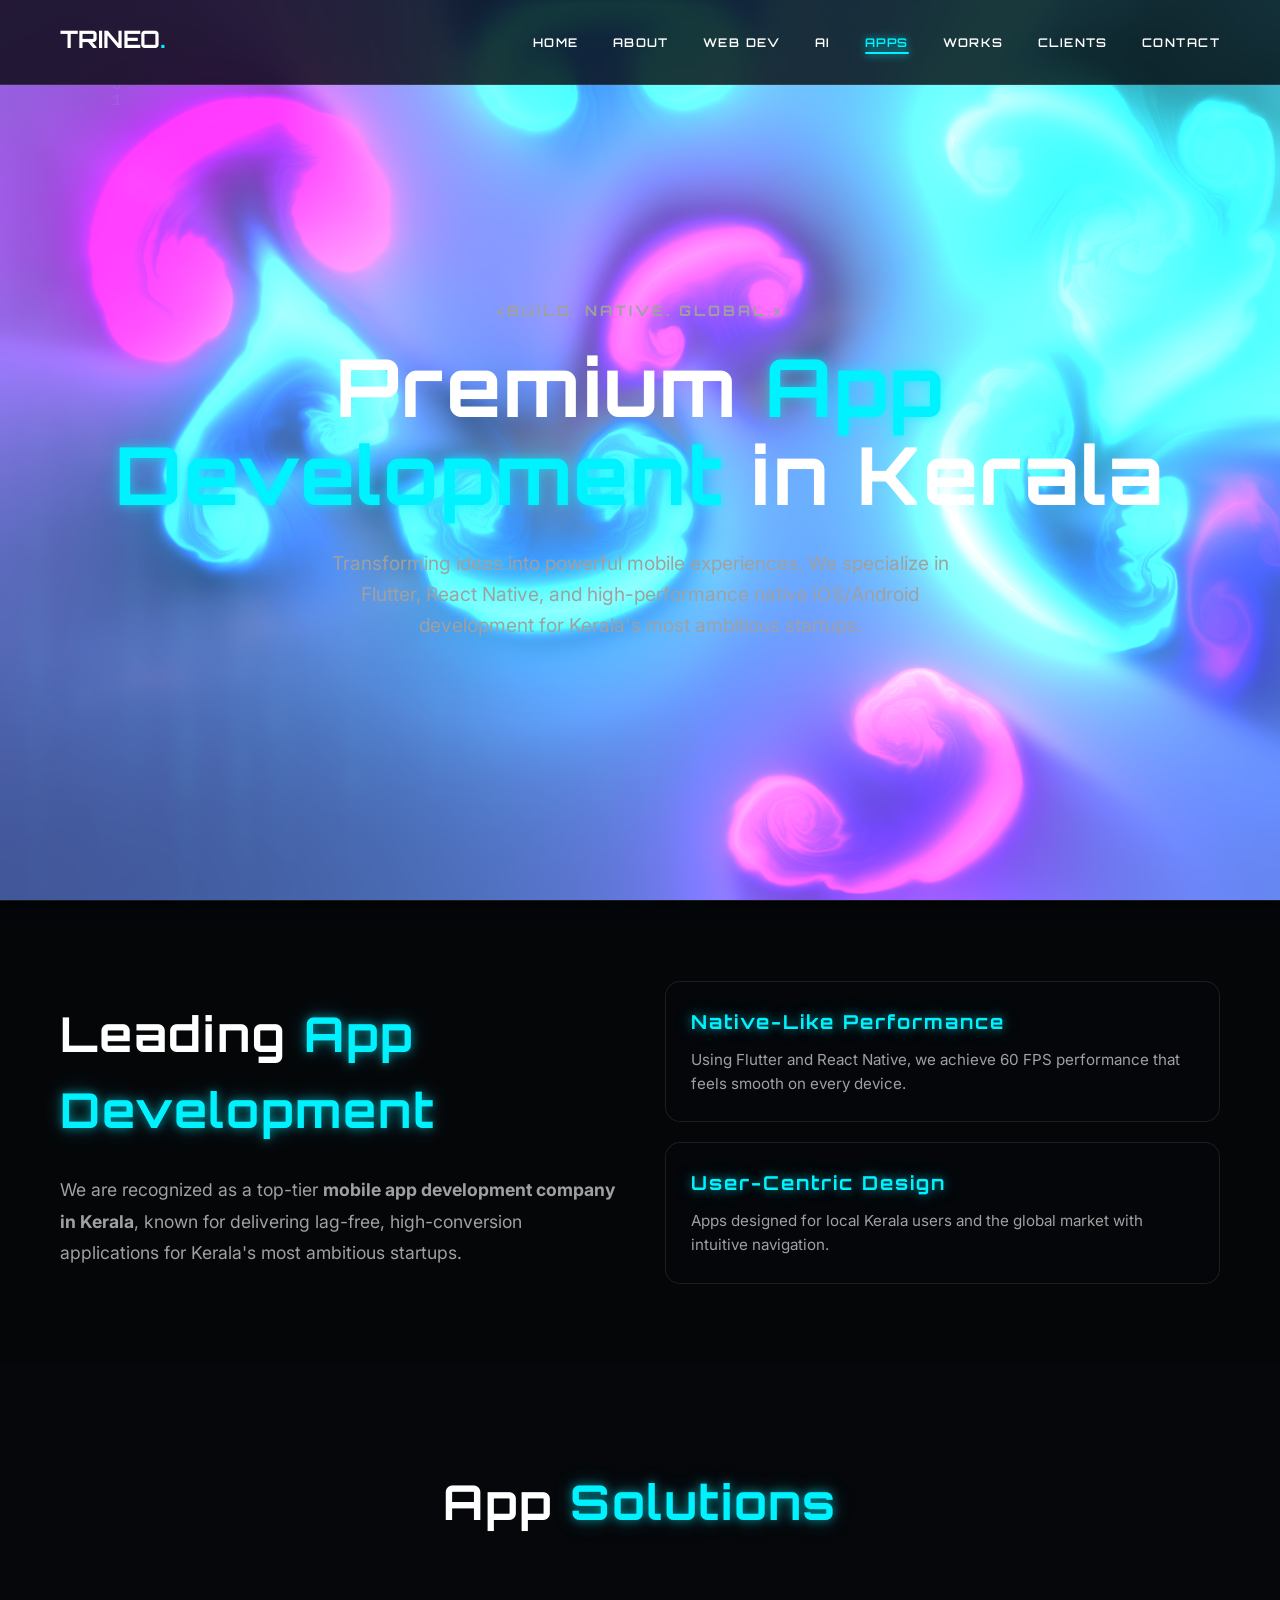
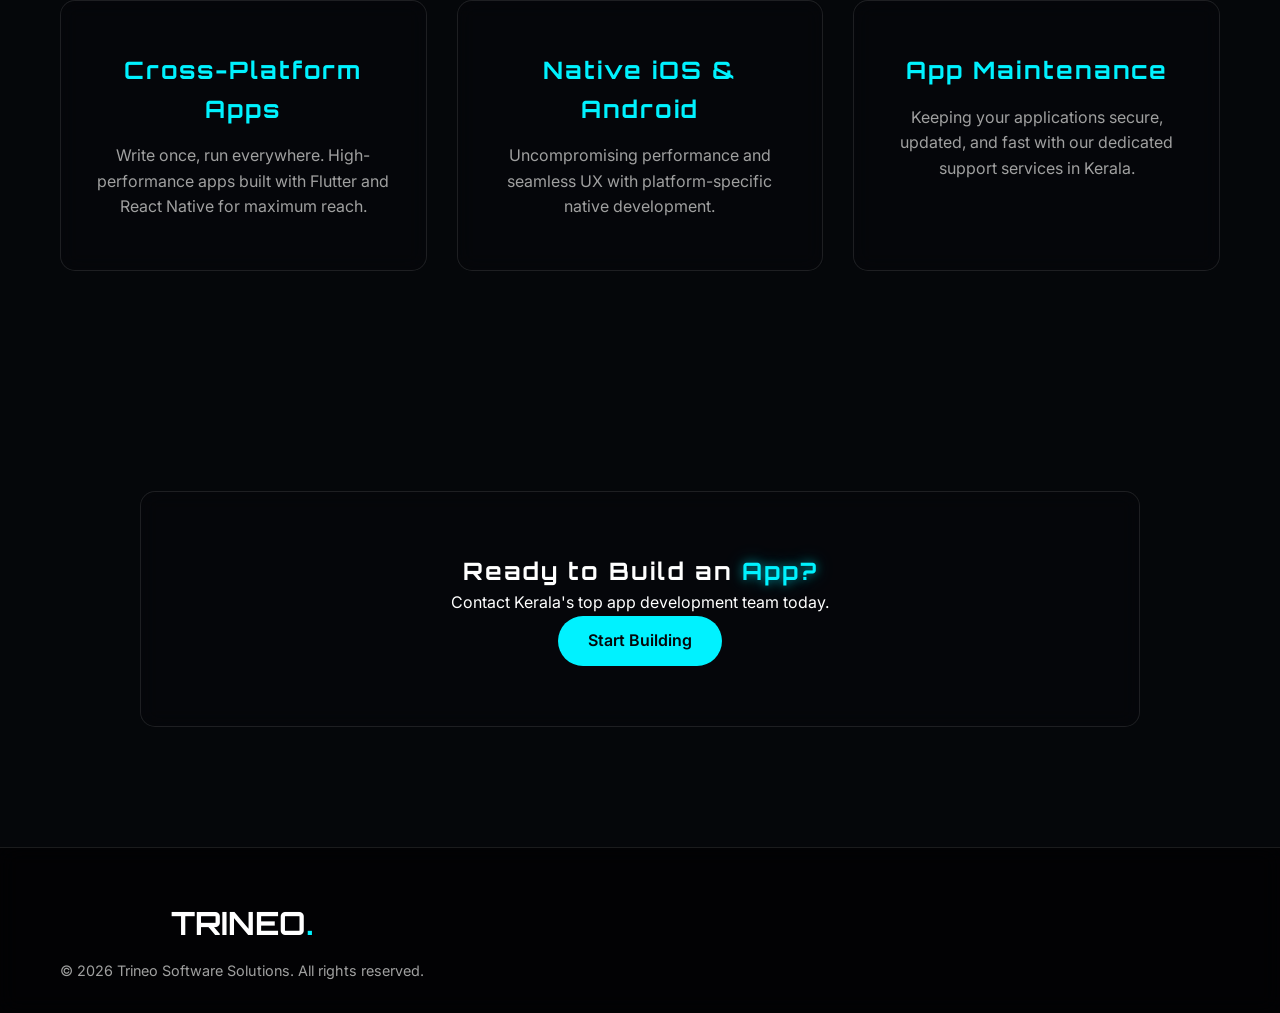
<file: services/app-development/index.html>
<!DOCTYPE html>
<html lang="en">
<head>
    <meta charset="UTF-8">
    <meta name="viewport" content="width=device-width, initial-scale=1.0">
    <link rel="icon" type="image/png" href="../../img/trineo-official-logo.png">
    <title>Mobile App Development Kerala | Custom iOS & Android Apps India - Trineo</title>
    <meta name="description" content="Trineo provides top-tier mobile app development in Kerala. We build high-performance iOS, Android, and cross-platform apps using Flutter and React Native in Thrissur.">
    <meta name="keywords" content="Mobile app developers Kerala, Flutter development India, React Native Thrissur, custom iOS Android apps">
    <link rel="canonical" href="https://trineo.in/services/app-development/index.html">
    <link rel="stylesheet" href="../../style.css">
    <link href="https://fonts.googleapis.com/css2?family=Inter:wght@400;600&family=Orbitron:wght@400;700&family=Space+Grotesk:wght@300;500&display=swap" rel="stylesheet">

    <!-- Breadcrumb Schema -->
    <script type="application/ld+json">
    {
      "@context": "https://schema.org",
      "@type": "BreadcrumbList",
      "itemListElement": [{
        "@type": "ListItem",
        "position": 1,
        "name": "Home",
        "item": "https://trineo.in/"
      },{
        "@type": "ListItem",
        "position": 2,
        "name": "Services",
        "item": "https://trineo.in/#services"
      },{
        "@type": "ListItem",
        "position": 3,
        "name": "App Development",
        "item": "https://trineo.in/services/app-development/index.html"
      }]
    }
    </script>
</head>
<body>
    <canvas id="matrix-canvas"></canvas>
    <canvas id="bg-canvas"></canvas>
    <div id="bg-image"></div>
    <header>
        <nav class="container">
            <a href="../../index.html" class="logo" style="text-decoration:none">trineo<span>.</span></a>
            <div class="nav-links">
                <a href="../../index.html">Home</a>
                <a href="../../about/index.html">About</a>
                <a href="../../services/web-development/index.html">Web Dev</a>
                <a href="../../services/ai-automation/index.html">AI</a>
                <a href="../../services/app-development/index.html" class="active">Apps</a>
                <a href="../../projects/index.html">Works</a>
                <a href="../../clients/index.html">Clients</a>
                <a href="../../contact/index.html">Contact</a>
            </div>
            <div class="menu-toggle">
                <span></span>
                <span></span>
                <span></span>
            </div>
        </nav>
        <div class="mobile-menu">
            <a href="../../index.html">Home</a>
            <a href="../../about/index.html">About</a>
            <a href="../../services/web-development/index.html">Web Dev</a>
            <a href="../../services/ai-automation/index.html">AI</a>
            <a href="../../services/app-development/index.html">App Dev</a>
            <a href="../../projects/index.html">Works</a>
            <a href="../../clients/index.html">Clients</a>
            <a href="../../contact/index.html">Contact</a>
        </div>
    </header>

    <main>
        <section class="hero" style="min-height: 60vh;">
            <div class="container hero-content">
                <h2 class="tagline">&lt;Build. Native. Global.&gt;</h2>
                <h1 class="main-title">Premium <span class="neon-text">App Development</span> in Kerala</h1>
                <p class="hero-desc">Transforming ideas into powerful mobile experiences. We specialize in Flutter, React Native, and high-performance native iOS/Android development for Kerala's most ambitious startups.</p>
            </div>
        </section>

        <section class="app-seo" style="padding: 80px 0; border-top: 1px solid var(--glass-border); background: rgba(0,0,0,0.1);">
            <div class="container">
                <div class="contact-content-wrapper" style="align-items: center;">
                    <div class="app-text" style="text-align: left;">
                        <h2 class="section-title" style="text-align: left; margin-bottom: 25px;">Leading <span class="neon-text">App Development</span></h2>
                        <p style="color: var(--text-muted); font-size: 1.1rem; line-height: 1.8;">
                            We are recognized as a top-tier <strong>mobile app development company in Kerala</strong>, known for delivering lag-free, high-conversion applications for Kerala's most ambitious startups.
                        </p>
                    </div>
                    <div class="services-grid" style="grid-template-columns: 1fr; gap: 20px;">
                        <div class="glass-card" style="padding: 25px; text-align: left;">
                            <h3 class="neon-text" style="font-size: 1.2rem; margin-bottom: 10px;">Native-Like Performance</h3>
                            <p style="font-size: 0.95rem; color: var(--text-muted);">Using Flutter and React Native, we achieve 60 FPS performance that feels smooth on every device.</p>
                        </div>
                        <div class="glass-card" style="padding: 25px; text-align: left;">
                            <h3 class="neon-text" style="font-size: 1.2rem; margin-bottom: 10px;">User-Centric Design</h3>
                            <p style="font-size: 0.95rem; color: var(--text-muted);">Apps designed for local Kerala users and the global market with intuitive navigation.</p>
                        </div>
                    </div>
                </div>
            </div>
        </section>

        <section class="services">
            <div class="container">
                <h2 class="section-title">App <span class="neon-text">Solutions</span></h2>
                <div class="services-grid">
                    <div class="service-card glass-card">
                        <h3>Cross-Platform Apps</h3>
                        <p>Write once, run everywhere. High-performance apps built with Flutter and React Native for maximum reach.</p>
                    </div>
                    <div class="service-card glass-card">
                        <h3>Native iOS & Android</h3>
                        <p>Uncompromising performance and seamless UX with platform-specific native development.</p>
                    </div>
                    <div class="service-card glass-card">
                        <h3>App Maintenance</h3>
                        <p>Keeping your applications secure, updated, and fast with our dedicated support services in Kerala.</p>
                    </div>
                </div>
            </div>
        </section>

        <section class="contact">
            <div class="container">
                <div class="contact-card glass-card" style="text-align:center">
                    <h2>Ready to Build an <span class="neon-text">App?</span></h2>
                    <p>Contact Kerala's top app development team today.</p>
                    <a href="../../contact/index.html" class="btn btn-primary">Start Building</a>
                </div>
            </div>
        </section>
    </main>

    <footer class="footer">
        <div class="container footer-content">
            <div class="footer-info">
                <div class="logo">trineo<span>.</span></div>
                <p>&copy; 2026 Trineo Software Solutions. All rights reserved.</p>
            </div>
        </div>
    </footer>
    <script src="../../script.js" defer></script>
</body>
</html>
</file>
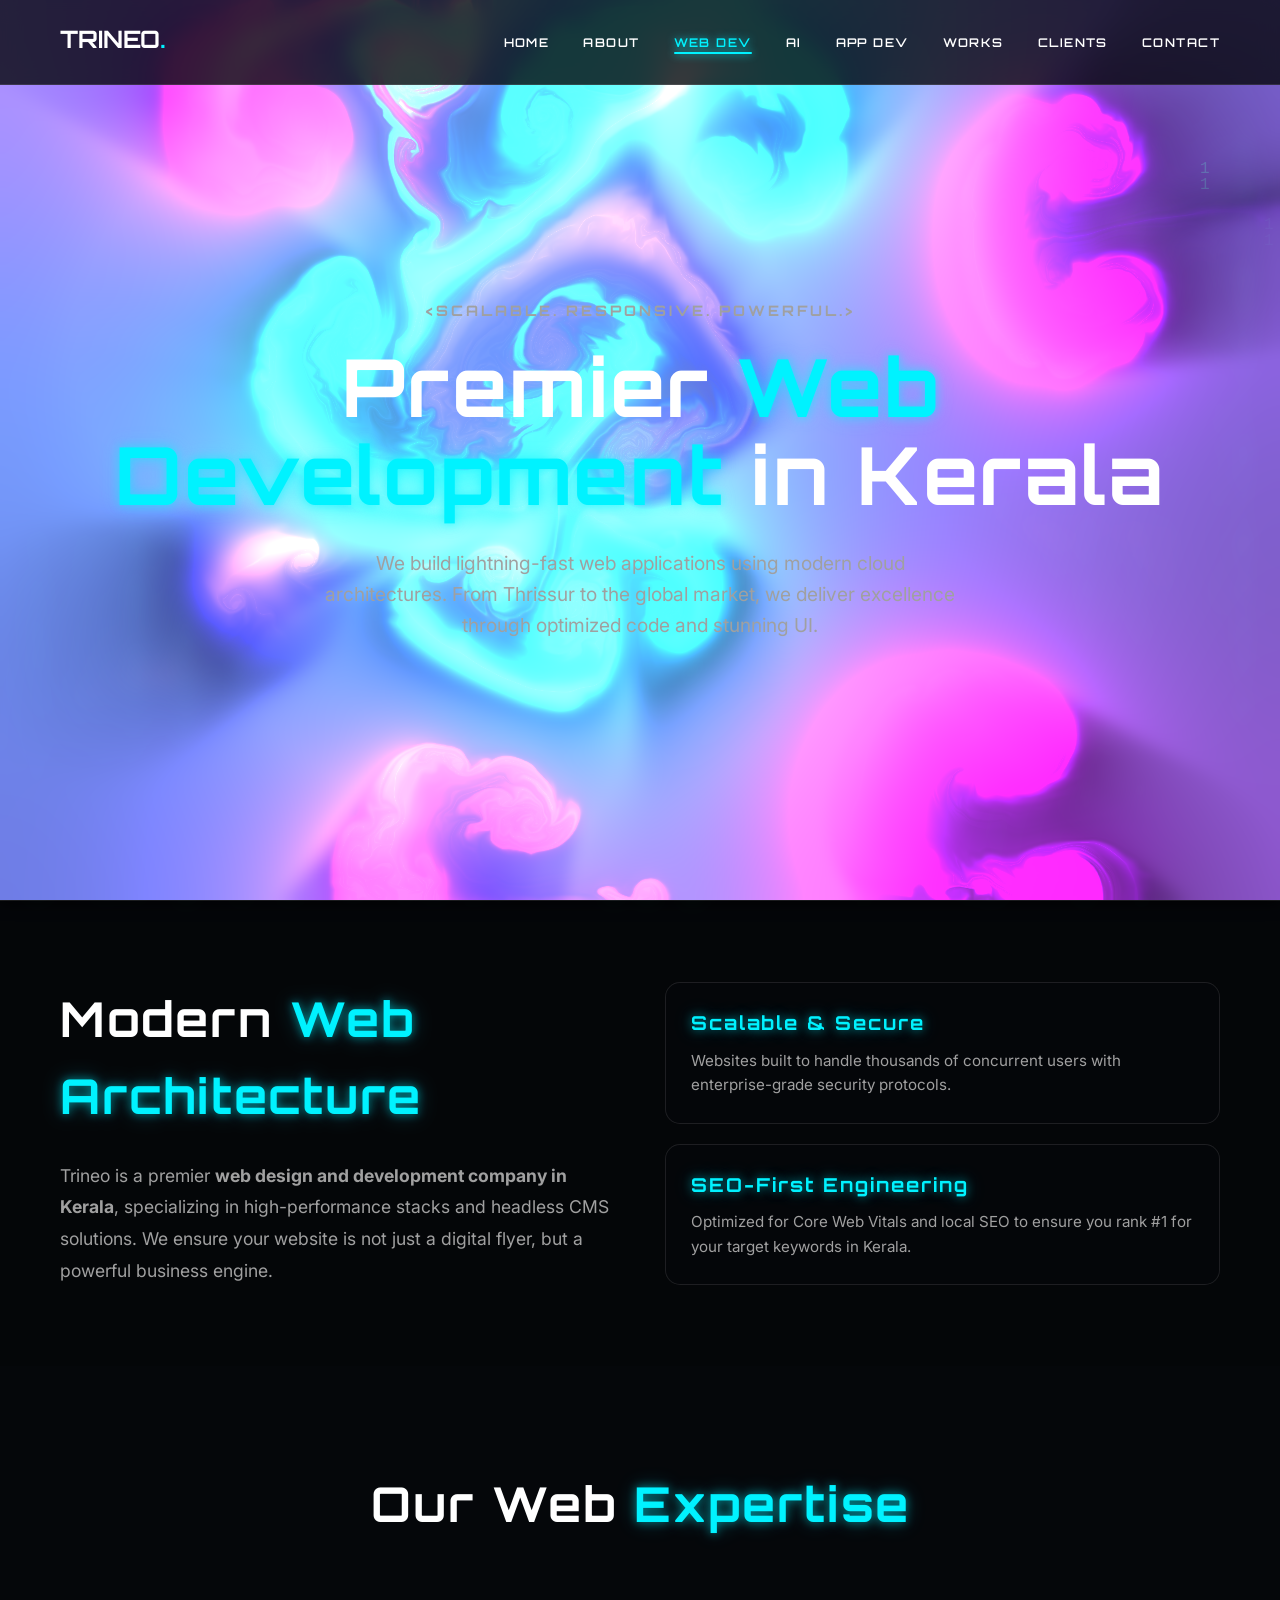
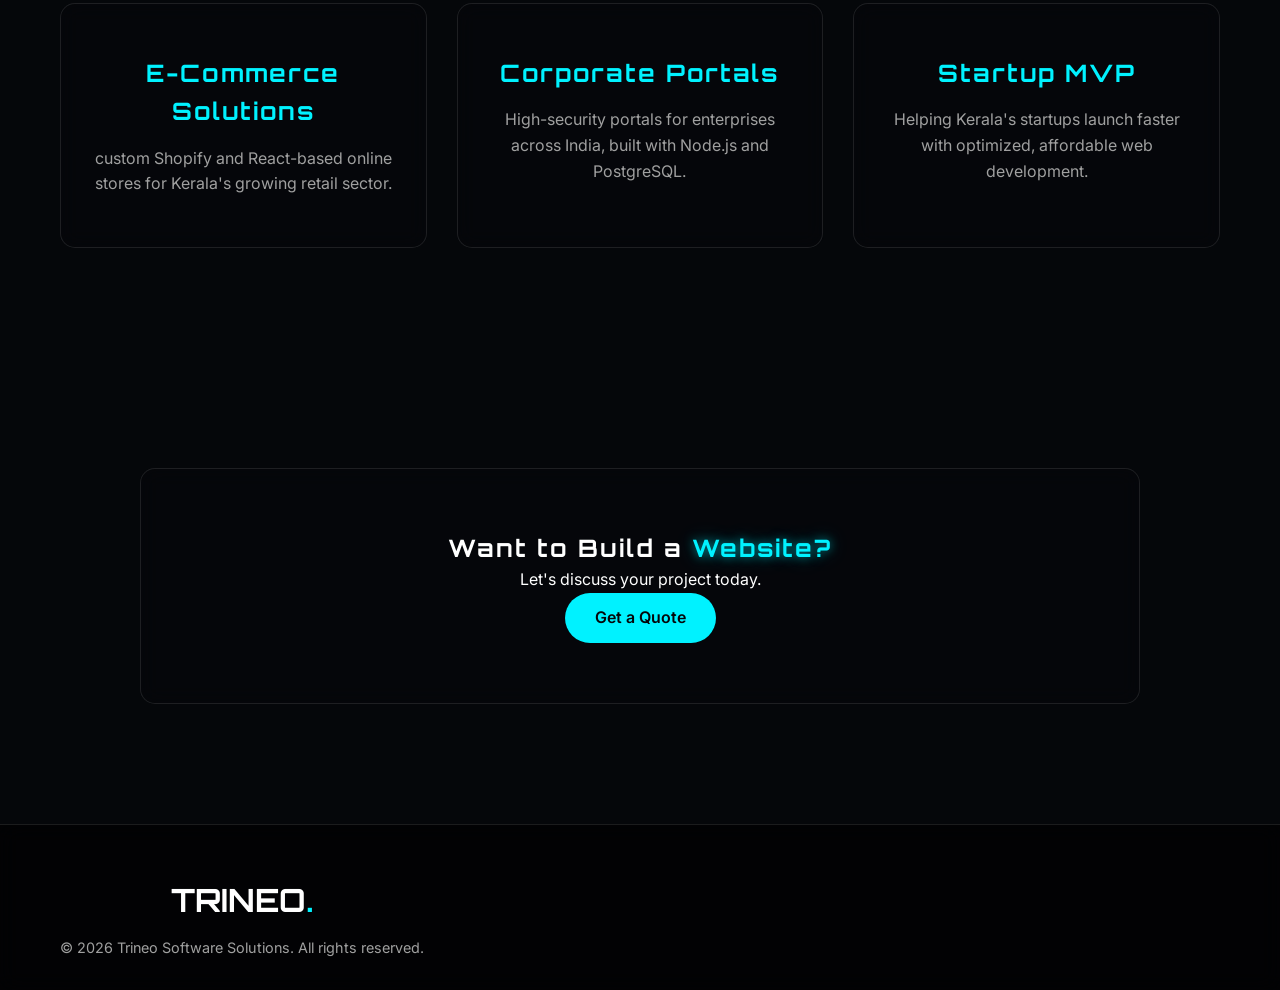
<file: services/web-development/index.html>
<!DOCTYPE html>
<html lang="en">
<head>
    <meta charset="UTF-8">
    <meta name="viewport" content="width=device-width, initial-scale=1.0">
    <link rel="icon" type="image/png" href="../../img/trineo-official-logo.png">
    <title>Web Development Kerala | Expert Custom Software Solutions India - Trineo</title>
    <meta name="description" content="Trineo provides top-tier web development services in Kerala. We specialize in React, Node.js, and high-performance websites for businesses in Thrissur, Kochi, and beyond.">
    <meta name="keywords" content="web design Kerala, custom websites India, React JS developers Thrissur, custom software development Kerala">
    <link rel="canonical" href="https://trineo.in/services/web-development">
    
    <link rel="stylesheet" href="../../style.css">
    <link href="https://fonts.googleapis.com/css2?family=Inter:wght@400;600&family=Orbitron:wght@400;700&family=Space+Grotesk:wght@300;500&display=swap" rel="stylesheet">

    <!-- Breadcrumb Schema -->
    <script type="application/ld+json">
    {
      "@context": "https://schema.org",
      "@type": "BreadcrumbList",
      "itemListElement": [{
        "@type": "ListItem",
        "position": 1,
        "name": "Home",
        "item": "https://trineo.in/"
      },{
        "@type": "ListItem",
        "position": 2,
        "name": "Services",
        "item": "https://trineo.in/#services"
      },{
        "@type": "ListItem",
        "position": 3,
        "name": "Web Development",
        "item": "https://trineo.in/services/web-development"
      }]
    }
    </script>
</head>
<body>
    <canvas id="matrix-canvas"></canvas>
    <canvas id="bg-canvas"></canvas>
    <div id="bg-image"></div>
    <header>
        <nav class="container">
            <a href="../../index.html" class="logo" style="text-decoration:none">trineo<span>.</span></a>
            <div class="nav-links">
                <a href="../../index.html">Home</a>
                <a href="../../about/index.html">About</a>
                <a href="../../services/web-development/index.html" class="active">Web Dev</a>
                <a href="../../services/ai-automation/index.html">AI</a>
                <a href="../../services/app-development/index.html">App Dev</a>
                <a href="../../projects/index.html">Works</a>
                <a href="../../clients/index.html">Clients</a>
                <a href="../../contact/index.html">Contact</a>
            </div>
            <div class="menu-toggle">
                <span></span>
                <span></span>
                <span></span>
            </div>
        </nav>
        <div class="mobile-menu">
            <a href="../../index.html">Home</a>
            <a href="../../about/index.html">About</a>
            <a href="../../services/web-development/index.html">Web Dev</a>
            <a href="../../services/ai-automation/index.html">AI</a>
            <a href="../../services/app-development/index.html">App Dev</a>
            <a href="../../projects/index.html">Works</a>
            <a href="../../clients/index.html">Clients</a>
            <a href="../../contact/index.html">Contact</a>
        </div>
    </header>

    <main>
        <section class="hero" style="min-height: 60vh;">
            <div class="container hero-content">
                <h2 class="tagline">&lt;Scalable. Responsive. Powerful.&gt;</h2>
                <h1 class="main-title">Premier <span class="neon-text">Web Development</span> in Kerala</h1>
                <p class="hero-desc">We build lightning-fast web applications using modern cloud architectures. From Thrissur to the global market, we deliver excellence through optimized code and stunning UI.</p>
            </div>
        </section>

        <section class="web-seo" style="padding: 80px 0; border-top: 1px solid var(--glass-border); background: rgba(0,0,0,0.1);">
            <div class="container">
                <div class="contact-content-wrapper" style="align-items: center;">
                    <div class="web-text" style="text-align: left;">
                        <h2 class="section-title" style="text-align: left; margin-bottom: 25px;">Modern <span class="neon-text">Web Architecture</span></h2>
                        <p style="color: var(--text-muted); font-size: 1.1rem; line-height: 1.8;">
                            Trineo is a premier <strong>web design and development company in Kerala</strong>, specializing in high-performance stacks and headless CMS solutions. We ensure your website is not just a digital flyer, but a powerful business engine.
                        </p>
                    </div>
                    <div class="services-grid" style="grid-template-columns: 1fr; gap: 20px;">
                        <div class="glass-card" style="padding: 25px; text-align: left;">
                            <h3 class="neon-text" style="font-size: 1.2rem; margin-bottom: 10px;">Scalable & Secure</h3>
                            <p style="font-size: 0.95rem; color: var(--text-muted);">Websites built to handle thousands of concurrent users with enterprise-grade security protocols.</p>
                        </div>
                        <div class="glass-card" style="padding: 25px; text-align: left;">
                            <h3 class="neon-text" style="font-size: 1.2rem; margin-bottom: 10px;">SEO-First Engineering</h3>
                            <p style="font-size: 0.95rem; color: var(--text-muted);">Optimized for Core Web Vitals and local SEO to ensure you rank #1 for your target keywords in Kerala.</p>
                        </div>
                    </div>
                </div>
            </div>
        </section>
  </section>

        <section class="services">
            <div class="container">
                <h2 class="section-title">Our Web <span class="neon-text">Expertise</span></h2>
                <div class="services-grid">
                    <div class="service-card glass-card">
                        <h3>E-Commerce Solutions</h3>
                        <p>custom Shopify and React-based online stores for Kerala's growing retail sector.</p>
                    </div>
                    <div class="service-card glass-card">
                        <h3>Corporate Portals</h3>
                        <p>High-security portals for enterprises across India, built with Node.js and PostgreSQL.</p>
                    </div>
                    <div class="service-card glass-card">
                        <h3>Startup MVP</h3>
                        <p>Helping Kerala's startups launch faster with optimized, affordable web development.</p>
                    </div>
                </div>
            </div>
        </section>

        <section class="contact">
            <div class="container">
                <div class="contact-card glass-card" style="text-align:center">
                    <h2>Want to Build a <span class="neon-text">Website?</span></h2>
                    <p>Let's discuss your project today.</p>
                    <a href="../../contact/index.html" class="btn btn-primary">Get a Quote</a>
                </div>
            </div>
        </section>
    </main>

    <footer class="footer">
        <div class="container footer-content">
            <div class="footer-info">
                <div class="logo">trineo<span>.</span></div>
                <p>&copy; 2026 Trineo Software Solutions. All rights reserved.</p>
            </div>
        </div>
    </footer>
    <script src="../../script.js" defer></script>
</body>
</html>
</file>
<file: style.css>
:root {
    --bg-color: #05070a;
    --primary-color: #00f2ff;
    --secondary-color: #0a1128;
    --accent-color: #bc13fe;
    --text-color: #ffffff;
    --text-muted: #a0a0a0;
    --glass-bg: rgba(255, 255, 255, 0.05);
    --glass-bg-dark: rgba(5, 7, 10, 0.8);
    --glass-border: rgba(255, 255, 255, 0.1);
    --font-heading: 'Orbitron', 'Playfair Display', serif;
    --font-body: 'Inter', 'Space Grotesk', sans-serif;
    --neon-glow: 0 0 10px rgba(0, 242, 255, 0.5), 0 0 20px rgba(0, 242, 255, 0.3);
}

* {
    margin: 0;
    padding: 0;
    box-sizing: border-box;
    -webkit-tap-highlight-color: transparent; /* Remove grey tap flash on mobile */
}

html {
    scroll-behavior: smooth;
    -webkit-text-size-adjust: 100%; /* Prevent font scaling on rotation */
    text-size-adjust: 100%;
}

body {
    background-color: var(--bg-color);
    color: var(--text-color);
    font-family: var(--font-body);
    line-height: 1.6;
    overflow-x: hidden;
    overscroll-behavior-y: none; /* Prevent pull-to-refresh ruining the fluid feel */
    /* iOS safe area for notch/home bar */
    padding-bottom: env(safe-area-inset-bottom);
}

h1,
h2,
h3 {
    font-family: var(--font-heading);
    letter-spacing: 2px;
}

.container {
    max-width: 1200px;
    margin: 0 auto;
    padding: 0 20px;
}

#bg-image {
    position: fixed;
    top: 0;
    left: 0;
    width: 100vw;
    height: 100vh;
    background: url('bg.png') no-repeat center center/cover;
    opacity: 1.0;
    filter: brightness(0.7) contrast(1.1) blur(9px);
    /* Reduced brightness and contrast */
    z-index: -3;
}

#matrix-canvas {
    position: fixed;
    top: 0;
    left: 0;
    width: 100vw;
    height: 100vh;
    z-index: -2;
    opacity: 0.6;
    /* Adjust as needed */
}

#bg-canvas {
    position: fixed;
    top: 0;
    left: 0;
    width: 100vw;
    height: 100vh;
    z-index: -1;
    background-color: transparent;
    /* Make canvas background transparent */
}

/* ===========================
   MOBILE-NATIVE TOUCH TARGETS
=========================== */
a, button, [role="button"] {
    min-height: 44px; /* Apple HIG minimum tap target */
    min-width: 44px;
    touch-action: manipulation; /* Eliminate 300ms tap delay */
}

input, textarea, select {
    font-size: 16px; /* Prevents iOS zoom on focus */
    touch-action: manipulation;
}

.glass-card {
    background: var(--glass-bg-dark);
    backdrop-filter: blur(10px);
    border: 1px solid var(--glass-border);
    border-radius: 15px;
    transition: transform 0.3s ease, border-color 0.3s ease;
}

.glass-card:hover {
    transform: translateY(-10px);
    border-color: var(--primary-color);
}

.neon-text {
    color: var(--primary-color);
    text-shadow: var(--neon-glow);
}

.btn {
    display: inline-block;
    padding: 12px 30px;
    border-radius: 30px;
    text-decoration: none;
    font-weight: 600;
    transition: all 0.3s ease;
    cursor: pointer;
    border: none;
}

.btn-primary {
    background-color: var(--primary-color);
    color: var(--bg-color);
}

.btn-primary:hover {
    box-shadow: var(--neon-glow);
    transform: scale(1.05);
}

/* Header & Nav */
header {
    padding: 20px 0;
    position: fixed;
    width: 100%;
    top: 0;
    z-index: 100;
    background: rgba(5, 7, 10, 0.8);
    backdrop-filter: blur(10px);
    border-bottom: 1px solid var(--glass-border);
}

nav {
    display: flex;
    justify-content: space-between;
    align-items: center;
}

.logo {
    font-family: var(--font-heading);
    font-size: 1.5rem;
    font-weight: 700;
    text-transform: uppercase;
    color: #fff;
}

.logo span {
    color: var(--primary-color);
}

.nav-links a {
    color: var(--text-color);
    text-decoration: none;
    margin-left: 30px;
    font-family: var(--font-heading);
    font-size: 0.75rem;
    font-weight: 600;
    letter-spacing: 0.12em;
    text-transform: uppercase;
    position: relative;
    padding-bottom: 4px;
    transition: color 0.3s, text-shadow 0.3s;
}

/* Animated neon underline sweep on hover */
.nav-links a::after {
    content: '';
    position: absolute;
    bottom: 0;
    left: 0;
    width: 0%;
    height: 2px;
    background: var(--primary-color);
    box-shadow: 0 0 8px var(--primary-color);
    border-radius: 2px;
    transition: width 0.3s ease;
}

.nav-links a:hover::after,
.nav-links a.active::after {
    width: 100%;
}

.nav-links a:hover,
.nav-links a.active {
    color: var(--primary-color);
    text-shadow: 0 0 8px rgba(0, 242, 255, 0.7);
}


.menu-toggle {
    display: none;
    flex-direction: column;
    gap: 6px;
    cursor: pointer;
    z-index: 1001;
}

.menu-toggle span {
    width: 30px;
    height: 3px;
    background-color: var(--text-color);
    border-radius: 3px;
    transition: all 0.3s ease;
}

.menu-toggle.active span:nth-child(1) {
    transform: rotate(45deg) translate(8px, 6px);
}

.menu-toggle.active span:nth-child(2) {
    opacity: 0;
}

.menu-toggle.active span:nth-child(3) {
    transform: rotate(-45deg) translate(7px, -5px);
}

.mobile-menu {
    position: fixed;
    top: 0;
    right: -100%;
    width: 70%;
    height: 100vh;
    background: var(--glass-bg-dark);
    backdrop-filter: blur(15px);
    display: flex;
    flex-direction: column;
    justify-content: center;
    align-items: center;
    gap: 40px;
    transition: 0.5s ease;
    z-index: 1000;
    box-shadow: -5px 0 15px rgba(0, 0, 0, 0.5);
    border-left: 1px solid var(--glass-border);
}

.mobile-menu a {
    color: var(--text-color);
    text-decoration: none;
    font-size: 1.5rem;
    font-weight: 600;
    text-transform: uppercase;
    font-family: var(--font-heading);
    letter-spacing: 2px;
    transition: 0.3s;
}

.mobile-menu a:hover {
    color: var(--primary-color);
}

.mobile-menu.active {
    right: 0;
}

/* Hero Section */
.hero {
    height: 100vh;
    display: flex;
    align-items: center;
    text-align: center;
    padding-top: 80px;
}

.tagline {
    font-size: 0.9rem;
    color: var(--text-muted);
    margin-bottom: 20px;
    text-transform: uppercase;
    letter-spacing: 3px;
}

.main-title {
    font-size: 5rem;
    line-height: 1.1;
    margin-bottom: 30px;
    font-weight: 700;
}

.hero-desc {
    max-width: 650px;
    margin: 0 auto 40px;
    font-size: 1.2rem;
    color: var(--text-muted);
}

.hero-btns {
    display: flex;
    gap: 20px;
    justify-content: center;
}

.btn-outline {
    background: transparent;
    border: 1px solid var(--primary-color);
    color: var(--primary-color);
}

.btn-outline:hover {
    background: rgba(0, 242, 255, 0.1);
    box-shadow: var(--neon-glow);
}

/* Services Section */
.services {
    padding: 100px 0;
}

.section-title {
    text-align: center;
    font-size: 3rem;
    margin-bottom: 60px;
}

.services-grid {
    display: grid;
    grid-template-columns: repeat(auto-fit, minmax(300px, 1fr));
    gap: 30px;
}

.service-card {
    padding: 50px 30px;
    text-align: center;
}

.service-icon {
    font-size: 3.5rem;
    margin-bottom: 25px;
    display: block;
}

.service-card h3 {
    margin-bottom: 15px;
    font-size: 1.5rem;
    color: var(--primary-color);
}

.service-card p {
    color: var(--text-muted);
}

/* Projects Section */
.projects {
    padding: 100px 0;
}

.projects-grid {
    display: grid;
    grid-template-columns: repeat(auto-fit, minmax(300px, 1fr));
    gap: 30px;
}

.project-card {
    display: flex;
    flex-direction: column;
    height: 100%;
    overflow: hidden;
}

.project-image, 
.project-gallery {
    height: 220px;
    background: rgba(0, 242, 255, 0.05);
    display: flex;
    align-items: center;
    justify-content: center;
    border-bottom: 1px solid var(--glass-border);
    border-top: 1px solid var(--glass-border);
    overflow: hidden;
    width: 100%;
}

.project-image img {
    width: 100%;
    height: 100%;
    object-fit: cover;
    transition: transform 0.4s ease;
}

/* Slider Styles */
.slider-container {
    position: relative;
    width: 100%;
    height: 100%;
}

.slide-img {
    position: absolute;
    top: 0;
    left: 0;
    width: 100%;
    height: 100%;
    opacity: 0;
    transition: opacity 1s ease-in-out;
}

.slide-img.active {
    opacity: 1;
}

.project-card:hover .project-image img {
    transform: scale(1.1);
}

.project-content {
    padding: 25px;
    text-align: left;
    display: flex;
    flex-direction: column;
    flex-grow: 1;
}

.project-content h3 {
    font-size: 1.5rem;
    color: var(--primary-color);
    margin-bottom: 10px;
}

.project-content p {
    color: var(--text-muted);
    font-size: 0.95rem;
    margin-bottom: 20px;
    flex-grow: 1;
}

.tech-stack {
    display: flex;
    gap: 10px;
    flex-wrap: wrap;
}

.tech-stack span {
    font-size: 0.8rem;
    color: var(--primary-color);
    background: rgba(0, 242, 255, 0.1);
    padding: 5px 10px;
    border-radius: 20px;
    border: 1px solid rgba(0, 242, 255, 0.2);
}

/* Reviews Section */
.reviews {
    padding: 100px 0;
}

.reviews-grid {
    display: grid;
    grid-template-columns: repeat(auto-fit, minmax(300px, 1fr));
    gap: 30px;
}

.review-card {
    padding: 40px 30px;
    text-align: left;
    position: relative;
    overflow: hidden;
}

.quote-icon {
    position: absolute;
    top: 10px;
    right: 20px;
    font-size: 6rem;
    font-family: var(--font-heading);
    color: rgba(0, 242, 255, 0.1);
    line-height: 1;
    user-select: none;
}

.review-text {
    font-style: italic;
    color: var(--text-color);
    margin-bottom: 30px;
    font-size: 1.05rem;
    position: relative;
    z-index: 1;
}

.client-info {
    display: flex;
    align-items: center;
    gap: 15px;
    border-top: 1px solid var(--glass-border);
    padding-top: 20px;
}

.client-avatar {
    width: 45px;
    height: 45px;
    background: rgba(0, 242, 255, 0.15);
    color: var(--primary-color);
    border: 1px solid var(--primary-color);
    border-radius: 50%;
    display: flex;
    align-items: center;
    justify-content: center;
    font-weight: 700;
    font-size: 1.2rem;
}

.client-details h4 {
    font-size: 1.1rem;
    margin-bottom: 2px;
}

.client-details p {
    font-size: 0.85rem;
    color: var(--text-muted);
}

/* Logo Marquee Section */
.logo-marquee {
    padding: 60px 0;
    overflow: hidden;
    background: rgba(0, 0, 0, 0.2);
    border-top: 1px solid var(--glass-border);
    border-bottom: 1px solid var(--glass-border);
    margin-bottom: 100px;
}

.marquee-title {
    text-align: center;
    font-family: var(--font-heading);
    color: var(--text-muted);
    margin-bottom: 40px;
    font-size: 1.1rem;
    letter-spacing: 3px;
    text-transform: uppercase;
}

.marquee-container {
    width: 100%;
    overflow: hidden;
    display: flex;
}

.marquee-track {
    display: flex;
    width: fit-content;
    animation: scrollMarquee 35s linear infinite forwards;
}

.marquee-logo {
    height: 90px;
    width: auto;
    margin: 0 60px;
    opacity: 0.4;
    transition: all 0.3s;
    filter: grayscale(100%);
    cursor: default;
}

.marquee-logo:hover {
    opacity: 1;
    filter: grayscale(0%) drop-shadow(0 0 15px rgba(0, 242, 255, 0.4));
    transform: scale(1.05);
}

@keyframes scrollMarquee {
    0% { transform: translateX(0); }
    100% { transform: translateX(-50%); }
}

/* Team Section */
.team {
    padding: 100px 0;
}

.team-grid {
    display: grid;
    grid-template-columns: repeat(auto-fit, minmax(300px, 1fr));
    gap: 40px;
    justify-items: center;
}

.team-card {
    padding: 40px;
    text-align: center;
    width: 100%;
}

.team-image {
    width: 180px;
    height: 180px;
    margin: 0 auto 25px;
    border-radius: 50%;
    overflow: hidden;
    border: 3px solid var(--primary-color);
    box-shadow: var(--neon-glow);
}

.team-image img {
    width: 100%;
    height: 100%;
    object-fit: cover;
}

.team-card h3 {
    font-size: 1.8rem;
    margin-bottom: 10px;
}

.team-role {
    color: var(--primary-color);
    font-weight: 600;
    font-family: var(--font-heading);
    text-transform: uppercase;
    font-size: 0.9rem;
    letter-spacing: 1px;
    margin-bottom: 5px;
}

.team-subtitle {
    color: var(--text-muted);
    font-size: 0.8rem;
    font-family: var(--font-body);
    font-style: italic;
    letter-spacing: 1px;
}

/* Contact Section */
.contact {
    padding: 120px 0;
}

.contact-card {
    padding: 60px 40px;
    max-width: 1000px;
    margin: 0 auto;
}

.contact-content-wrapper {
    display: grid;
    grid-template-columns: 1fr 1fr;
    gap: 50px;
    align-items: center;
    text-align: left;
}

.contact-text h2 {
    font-size: 3.5rem;
    margin-bottom: 20px;
}

.contact-text p {
    font-size: 1.1rem;
    color: var(--text-muted);
}

.contact-info {
    margin-top: 40px;
    display: flex;
    flex-direction: column;
    gap: 20px;
}

.contact-item {
    color: var(--text-color);
    text-decoration: none;
    font-size: 1.1rem;
    font-weight: 500;
    transition: all 0.3s;
    padding: 12px 20px;
    border-radius: 10px;
    background: rgba(255, 255, 255, 0.03);
    border: 1px solid var(--glass-border);
    display: inline-flex;
    align-items: center;
    width: fit-content;
}

.contact-item:hover {
    color: var(--primary-color);
    background: rgba(0, 242, 255, 0.05);
    border-color: var(--primary-color);
    transform: translateY(-5px);
    box-shadow: 0 5px 15px rgba(0, 242, 255, 0.1);
}

.contact-form {
    background: rgba(0, 0, 0, 0.2);
    padding: 35px;
    border-radius: 15px;
    border: 1px solid var(--glass-border);
}

.form-group {
    margin-bottom: 20px;
}

.form-group input,
.form-group textarea {
    width: 100%;
    padding: 15px;
    background: rgba(10, 17, 40, 0.6);
    border: 1px solid var(--glass-border);
    border-radius: 8px;
    color: var(--text-color);
    font-family: var(--font-body);
    font-size: 1rem;
    transition: all 0.3s;
}

.form-group input:focus,
.form-group textarea:focus {
    outline: none;
    border-color: var(--primary-color);
    box-shadow: 0 0 10px rgba(0, 242, 255, 0.2);
}

.form-group textarea {
    resize: vertical;
}

.contact-form .btn {
    width: 100%;
    font-size: 1.1rem;
}

footer {
    padding: 60px 0;
    text-align: center;
    border-top: 1px solid var(--glass-border);
    color: var(--text-muted);
    font-size: 0.9rem;
}

/* Animations */
@keyframes fadeInUp {
    from {
        opacity: 0;
        transform: translateY(40px);
    }

    to {
        opacity: 1;
        transform: translateY(0);
    }
}

.hero-content {
    animation: fadeInUp 1.2s ease-out forwards;
}

/* Scroll Snap */
html {
    scroll-behavior: smooth;
}

/* Responsive */
@media (max-width: 992px) {
    .main-title {
        font-size: 4rem;
    }
}

@media (max-width: 768px) {
    .main-title {
        font-size: 3rem;
    }

    .nav-links {
        display: none;
    }

    .menu-toggle {
        display: flex;
    }

    .contact-content-wrapper {
        grid-template-columns: 1fr;
        text-align: center;
        gap: 30px;
    }

    .contact-info {
        align-items: center;
    }

    .contact-text h2 {
        font-size: 2.5rem;
    }
    
    .contact-form {
        padding: 25px;
    }

    .hero {
        height: auto;
        padding: 150px 0 100px;
    }
}

/* ===========================
   FOOTER
=========================== */
footer.footer {
    background: rgba(0, 0, 0, 0.6);
    border-top: 1px solid var(--glass-border);
    padding: 50px 0 30px;
    backdrop-filter: blur(10px);
}

.footer-content {
    display: flex;
    justify-content: space-between;
    align-items: center;
    gap: 30px;
    flex-wrap: wrap;
}

.footer-info .logo {
    font-size: 2rem;
    margin-bottom: 10px;
}

.footer-info p {
    color: var(--text-secondary);
    font-size: 0.9rem;
    max-width: 400px;
    line-height: 1.7;
}

.footer-links {
    text-align: right;
}

.footer-links p {
    color: var(--text-secondary);
    font-size: 0.85rem;
    margin-bottom: 5px;
}

@media (max-width: 768px) {
    .footer-content {
        flex-direction: column;
        text-align: center;
    }
    .footer-links {
        text-align: center;
    }
}
</file>
